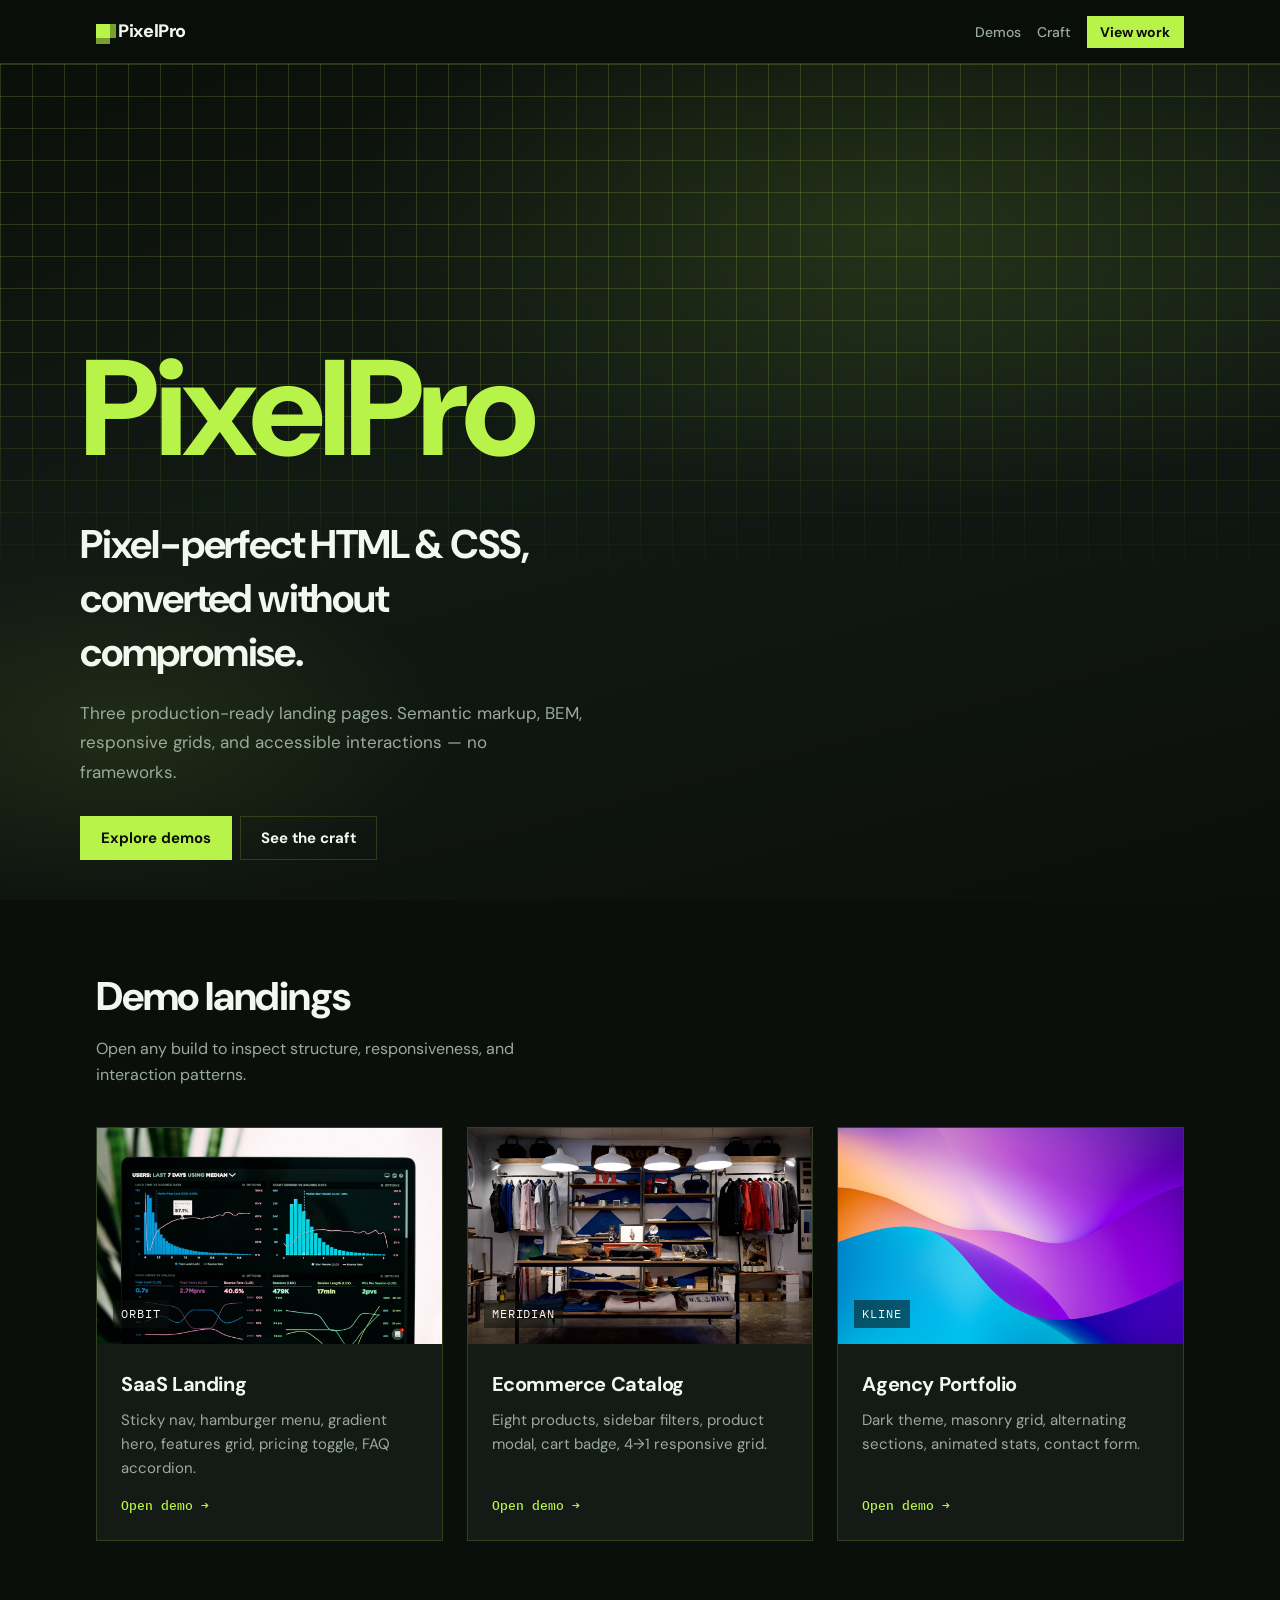
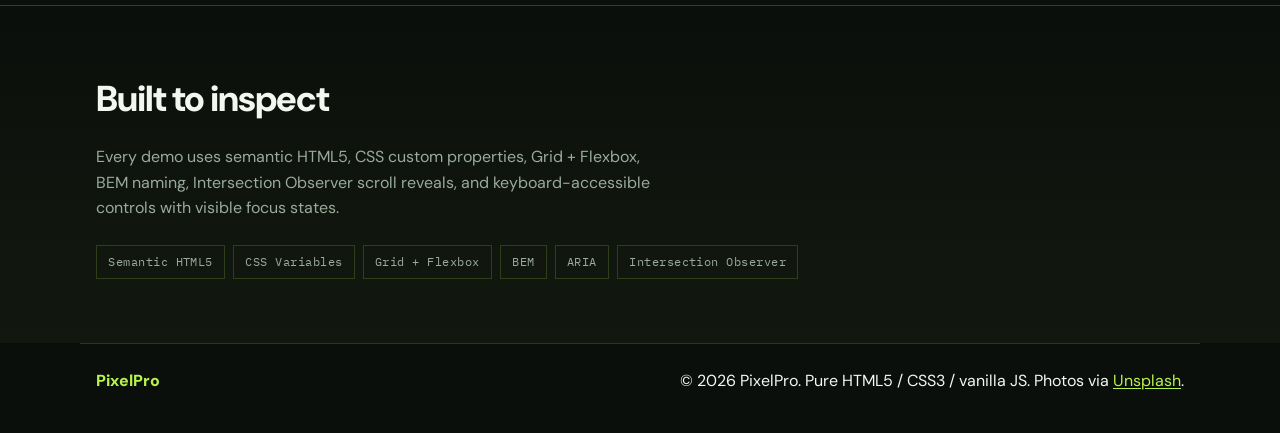
<file: index.html>
<!DOCTYPE html>
<html lang="en">
<head>
  <meta charset="UTF-8">
  <meta name="viewport" content="width=device-width, initial-scale=1.0">
  <link rel="icon" href="favicon.ico" sizes="any">
  <link rel="icon" href="favicon.svg" type="image/svg+xml">
  <meta name="description" content="PixelPro — pixel-perfect HTML/CSS conversion portfolio showcasing SaaS, ecommerce, and agency landing pages.">
  <title>PixelPro — Pixel-Perfect Conversion Showcase</title>
  <link rel="preconnect" href="https://fonts.googleapis.com">
  <link rel="preconnect" href="https://fonts.gstatic.com" crossorigin>
  <link href="https://fonts.googleapis.com/css2?family=DM+Sans:ital,opsz,wght@0,9..40,400;0,9..40,500;0,9..40,600;0,9..40,700;1,9..40,400&family=IBM+Plex+Mono:wght@400;500&display=swap" rel="stylesheet">
  <link rel="stylesheet" href="css/index.css">
</head>
<body>
  <!-- Skip link for keyboard users -->
  <a class="skip-link" href="#main">Skip to content</a>

  <header class="site-header">
    <div class="site-header__inner">
      <a class="logo" href="index.html" aria-label="PixelPro home">
        <span class="logo__mark" aria-hidden="true"></span>
        <span class="logo__text">PixelPro</span>
      </a>
      <nav class="nav" aria-label="Primary">
        <ul class="nav__list">
          <li><a class="nav__link" href="#demos">Demos</a></li>
          <li><a class="nav__link" href="#craft">Craft</a></li>
          <li><a class="nav__link nav__link--cta" href="#demos">View work</a></li>
        </ul>
      </nav>
    </div>
  </header>

  <main id="main">
    <!-- Hero: brand-first composition -->
    <section class="hero" aria-labelledby="hero-brand">
      <div class="hero__grid" aria-hidden="true"></div>
      <div class="hero__content">
        <p class="hero__eyebrow" id="hero-brand">PixelPro</p>
        <h1 class="hero__title">
          Pixel-perfect HTML &amp; CSS,<br>
          converted without compromise.
        </h1>
        <p class="hero__lede">
          Three production-ready landing pages. Semantic markup, BEM, responsive grids, and accessible interactions — no frameworks.
        </p>
        <div class="hero__actions">
          <a class="btn btn--primary" href="#demos">Explore demos</a>
          <a class="btn btn--ghost" href="#craft">See the craft</a>
        </div>
      </div>
    </section>

    <!-- Demo gallery -->
    <section class="demos" id="demos" aria-labelledby="demos-heading">
      <div class="section-head reveal">
        <h2 class="section-head__title" id="demos-heading">Demo landings</h2>
        <p class="section-head__text">Open any build to inspect structure, responsiveness, and interaction patterns.</p>
      </div>

      <ul class="demo-grid">
        <li class="demo-card reveal">
          <a class="demo-card__link" href="saas/index.html">
            <div class="demo-card__preview">
              <img class="demo-card__img" src="assets/hub/saas.jpg" alt="" width="600" height="400" loading="lazy" decoding="async">
              <span class="demo-card__preview-label">Orbit</span>
            </div>
            <div class="demo-card__body">
              <h3 class="demo-card__title">SaaS Landing</h3>
              <p class="demo-card__desc">Sticky nav, hamburger menu, gradient hero, features grid, pricing toggle, FAQ accordion.</p>
              <span class="demo-card__cta">Open demo <span aria-hidden="true">→</span></span>
            </div>
          </a>
        </li>

        <li class="demo-card reveal">
          <a class="demo-card__link" href="ecommerce/index.html">
            <div class="demo-card__preview">
              <img class="demo-card__img" src="assets/hub/shop.jpg" alt="" width="600" height="400" loading="lazy" decoding="async">
              <span class="demo-card__preview-label">Meridian</span>
            </div>
            <div class="demo-card__body">
              <h3 class="demo-card__title">Ecommerce Catalog</h3>
              <p class="demo-card__desc">Eight products, sidebar filters, product modal, cart badge, 4→1 responsive grid.</p>
              <span class="demo-card__cta">Open demo <span aria-hidden="true">→</span></span>
            </div>
          </a>
        </li>

        <li class="demo-card reveal">
          <a class="demo-card__link" href="agency/index.html">
            <div class="demo-card__preview">
              <img class="demo-card__img" src="assets/hub/agency.jpg" alt="" width="600" height="400" loading="lazy" decoding="async">
              <span class="demo-card__preview-label">Kline</span>
            </div>
            <div class="demo-card__body">
              <h3 class="demo-card__title">Agency Portfolio</h3>
              <p class="demo-card__desc">Dark theme, masonry grid, alternating sections, animated stats, contact form.</p>
              <span class="demo-card__cta">Open demo <span aria-hidden="true">→</span></span>
            </div>
          </a>
        </li>
      </ul>
    </section>

    <!-- Craft / technique strip -->
    <section class="craft" id="craft" aria-labelledby="craft-heading">
      <div class="craft__inner reveal">
        <h2 class="craft__title" id="craft-heading">Built to inspect</h2>
        <p class="craft__text">
          Every demo uses semantic HTML5, CSS custom properties, Grid + Flexbox, BEM naming, Intersection Observer scroll reveals, and keyboard-accessible controls with visible focus states.
        </p>
        <ul class="craft__tags" aria-label="Techniques used">
          <li class="craft__tag">Semantic HTML5</li>
          <li class="craft__tag">CSS Variables</li>
          <li class="craft__tag">Grid + Flexbox</li>
          <li class="craft__tag">BEM</li>
          <li class="craft__tag">ARIA</li>
          <li class="craft__tag">Intersection Observer</li>
        </ul>
      </div>
    </section>
  </main>

  <footer class="site-footer">
    <p class="site-footer__brand">PixelPro</p>
    <p class="site-footer__copy">&copy; 2026 PixelPro. Pure HTML5 / CSS3 / vanilla JS. Photos via <a href="https://unsplash.com" rel="noopener noreferrer">Unsplash</a>.</p>
  </footer>

  <script src="js/main.js"></script>
</body>
</html>
</file>
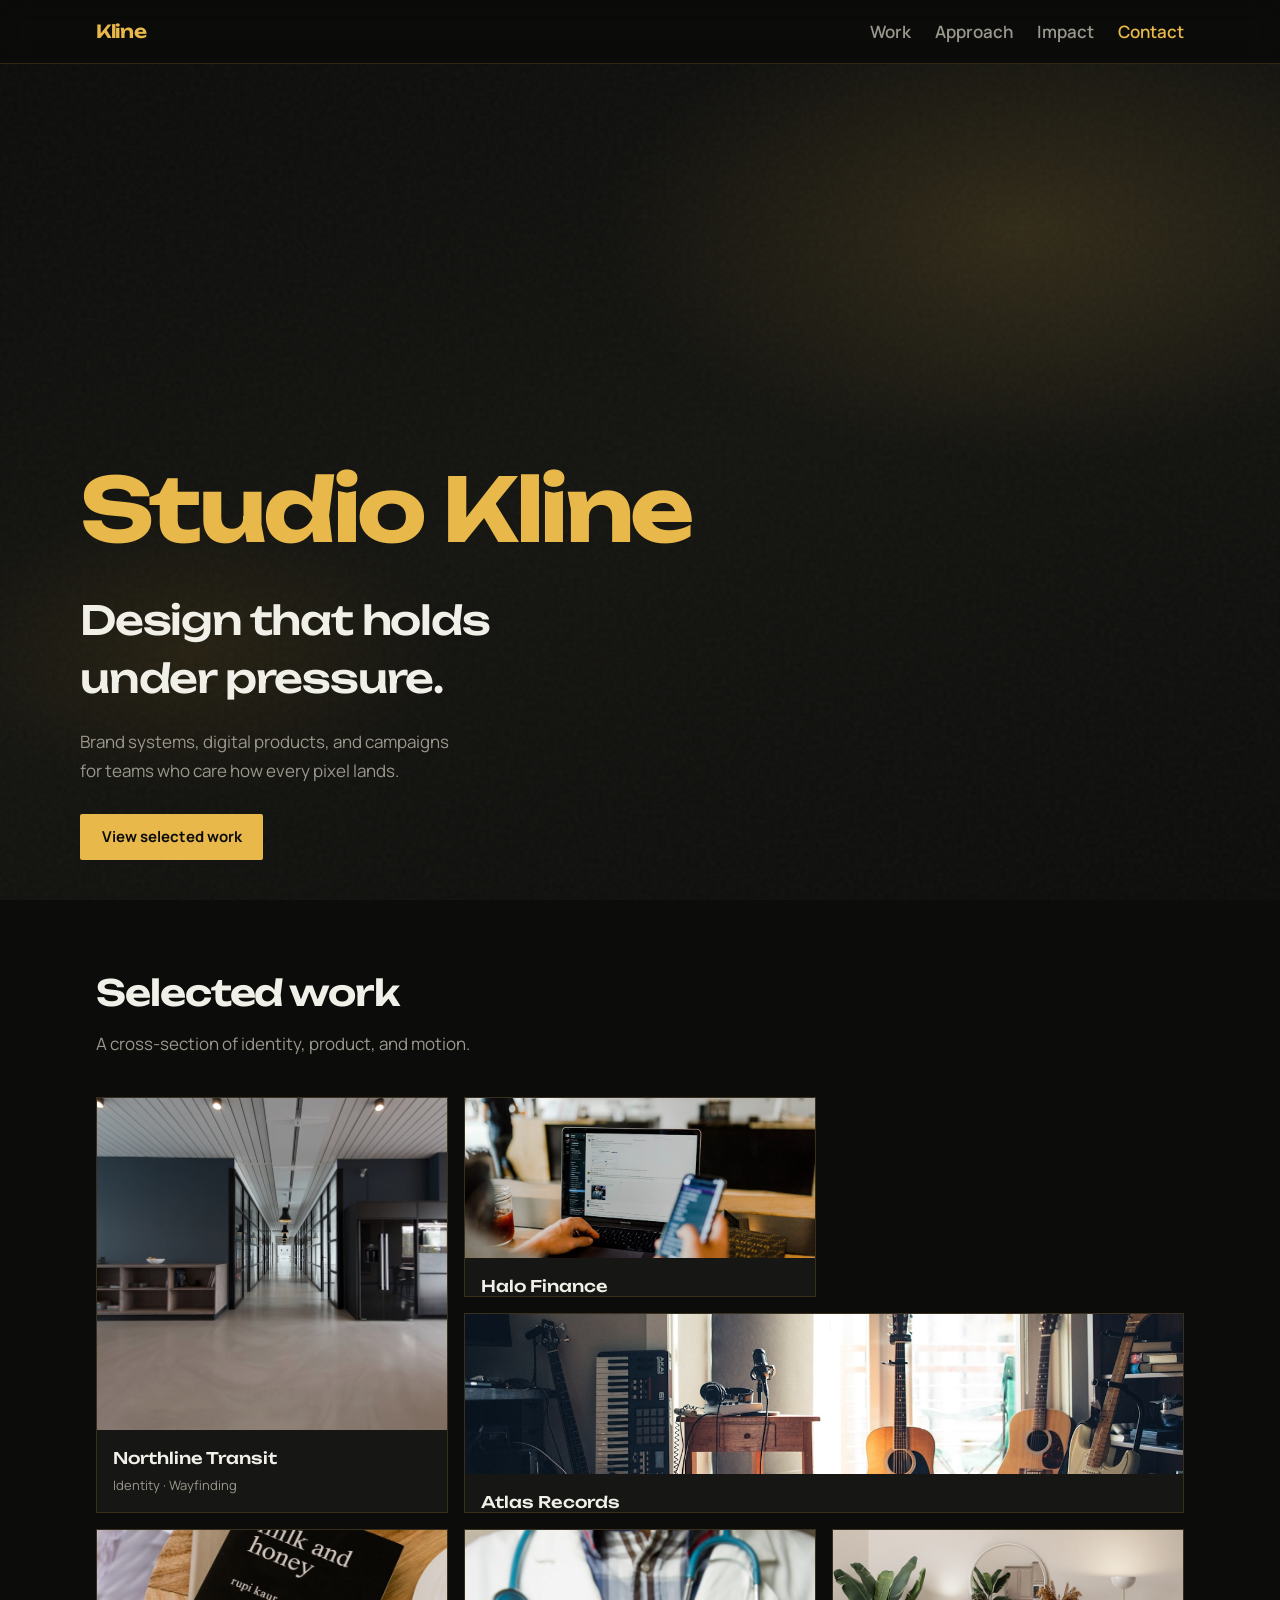
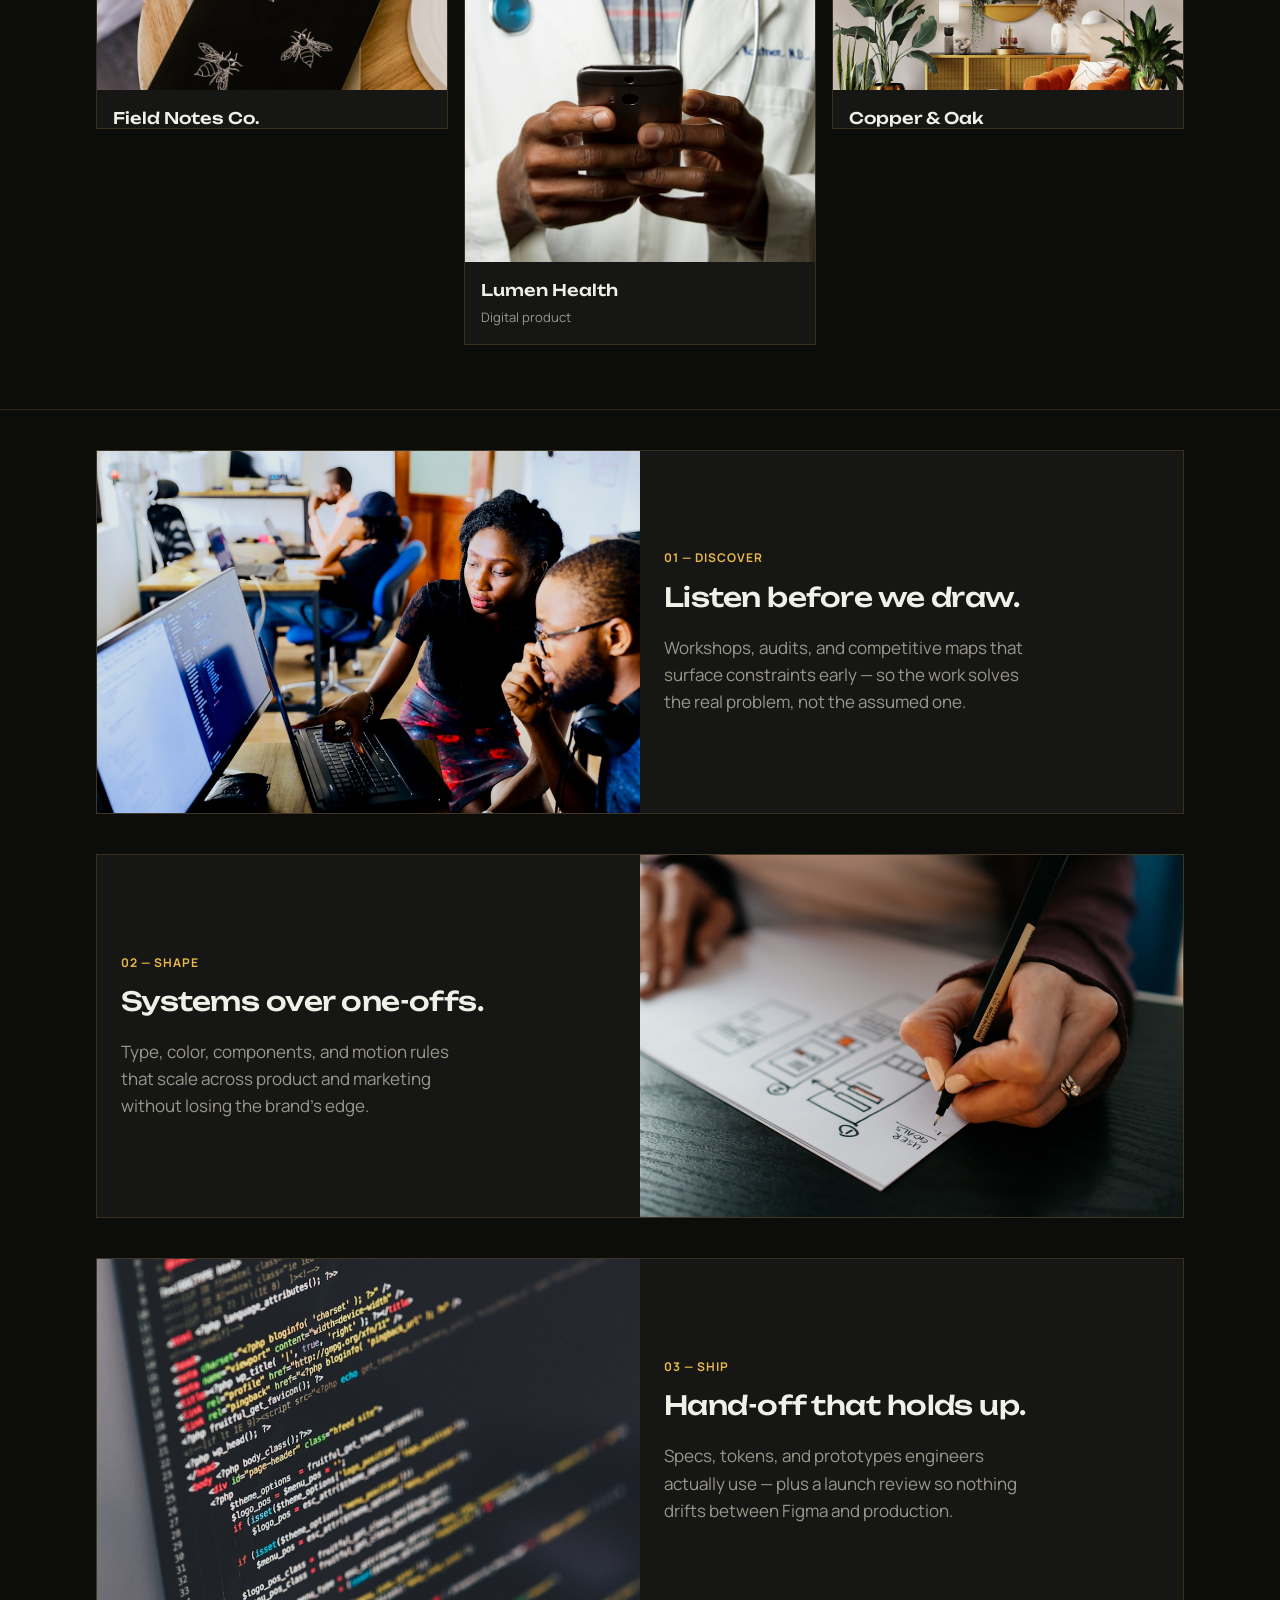
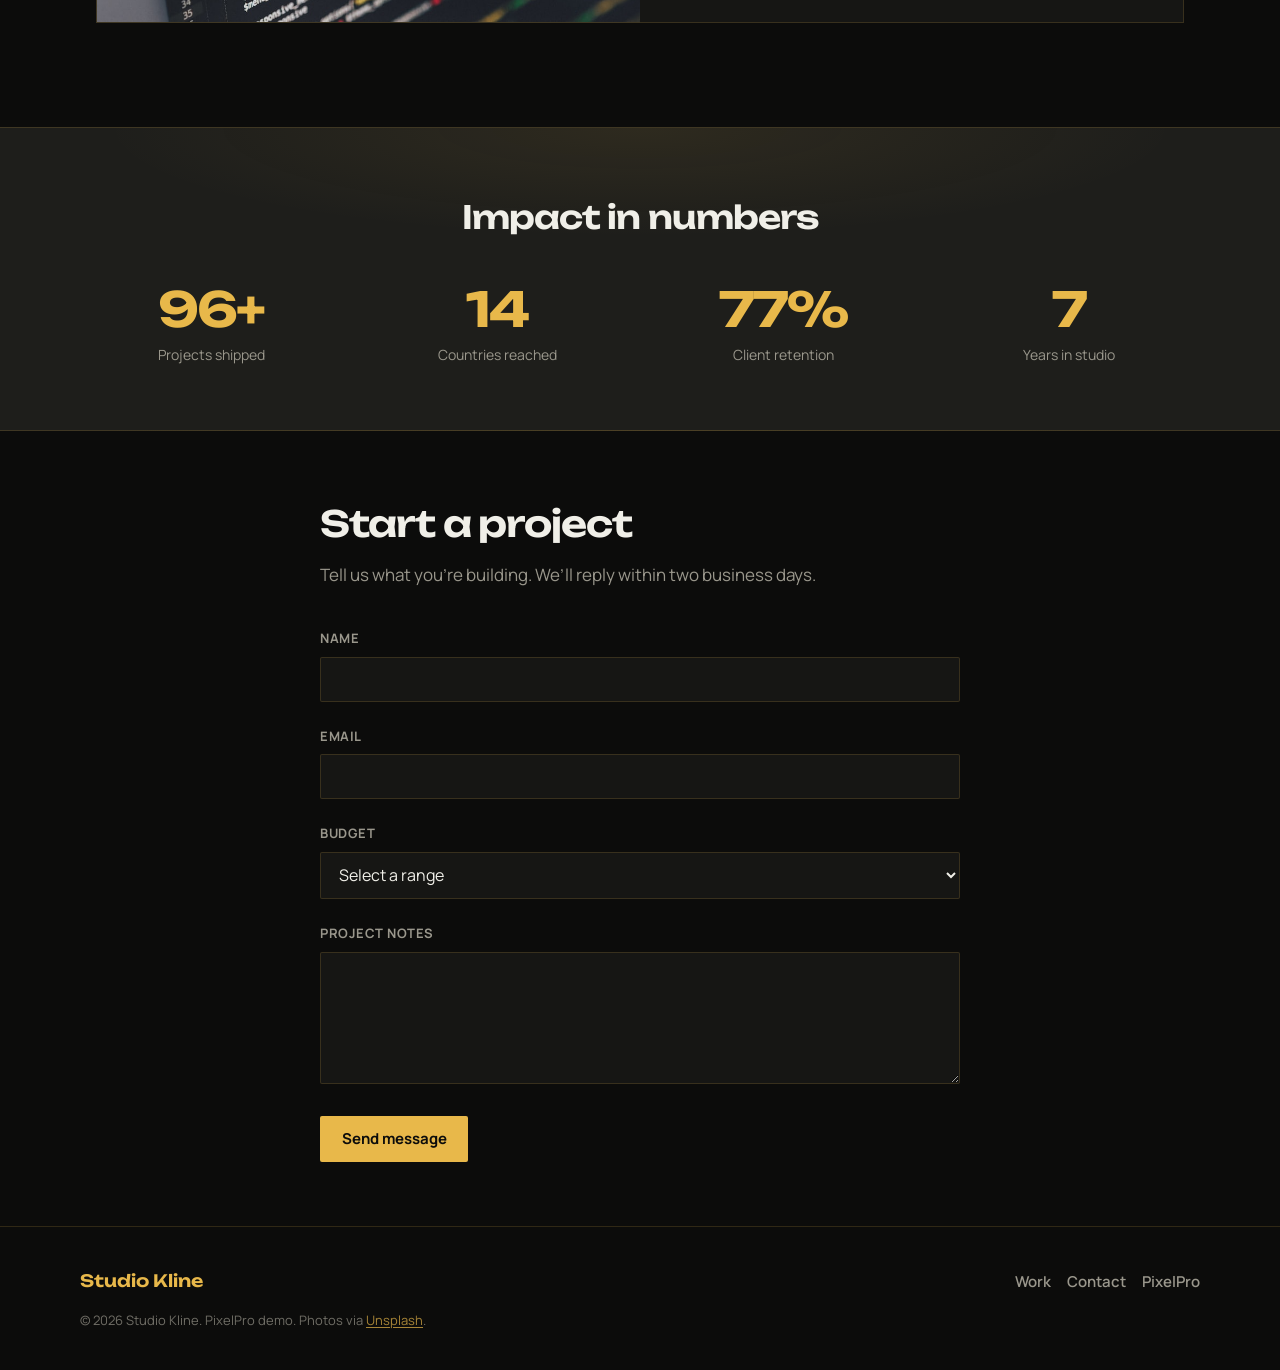
<file: agency/index.html>
<!DOCTYPE html>
<html lang="en">
<head>
  <meta charset="UTF-8">
  <meta name="viewport" content="width=device-width, initial-scale=1.0">
  <link rel="icon" href="../favicon.ico" sizes="any">
  <link rel="icon" href="../favicon.svg" type="image/svg+xml">
  <meta name="description" content="Studio Kline — creative agency portfolio demo by PixelPro.">
  <title>Studio Kline — Creative Agency | PixelPro Demo</title>
  <link rel="preconnect" href="https://fonts.googleapis.com">
  <link rel="preconnect" href="https://fonts.gstatic.com" crossorigin>
  <link href="https://fonts.googleapis.com/css2?family=Manrope:wght@400;500;600;700&family=Unbounded:wght@500;600;700&display=swap" rel="stylesheet">
  <link rel="stylesheet" href="css/style.css">
</head>
<body>
  <a class="skip-link" href="#main">Skip to content</a>

  <header class="header">
    <div class="header__inner">
      <a class="logo" href="index.html" aria-label="Studio Kline home">Kline</a>
      <button
        class="nav-toggle"
        type="button"
        aria-expanded="false"
        aria-controls="agency-nav"
        data-nav-toggle
      >
        <span class="visually-hidden">Menu</span>
        <span class="nav-toggle__bars" aria-hidden="true"></span>
      </button>
      <nav class="nav" id="agency-nav" data-nav aria-label="Primary">
        <ul class="nav__list">
          <li><a class="nav__link" href="#work">Work</a></li>
          <li><a class="nav__link" href="#approach">Approach</a></li>
          <li><a class="nav__link" href="#stats">Impact</a></li>
          <li><a class="nav__link nav__link--accent" href="#contact">Contact</a></li>
        </ul>
      </nav>
    </div>
  </header>

  <main id="main">
    <!-- Hero -->
    <section class="hero" aria-labelledby="hero-brand">
      <div class="hero__noise" aria-hidden="true"></div>
      <div class="hero__content">
        <p class="hero__brand" id="hero-brand">Studio Kline</p>
        <h1 class="hero__title">Design that holds under pressure.</h1>
        <p class="hero__text">
          Brand systems, digital products, and campaigns for teams who care how every pixel lands.
        </p>
        <a class="btn btn--accent" href="#work">View selected work</a>
      </div>
    </section>

    <!-- Masonry portfolio -->
    <section class="work" id="work" aria-labelledby="work-title">
      <div class="section-head reveal">
        <h2 class="section-head__title" id="work-title">Selected work</h2>
        <p class="section-head__text">A cross-section of identity, product, and motion.</p>
      </div>

      <ul class="masonry">
        <li class="masonry__item masonry__item--tall reveal">
          <article class="project">
            <div class="project__visual">
              <img src="../assets/agency/transit.jpg" alt="" width="600" height="900" loading="lazy" decoding="async">
            </div>
            <h3 class="project__title">Northline Transit</h3>
            <p class="project__meta">Identity · Wayfinding</p>
          </article>
        </li>
        <li class="masonry__item reveal">
          <article class="project">
            <div class="project__visual">
              <img src="../assets/agency/finance.jpg" alt="" width="600" height="400" loading="lazy" decoding="async">
            </div>
            <h3 class="project__title">Halo Finance</h3>
            <p class="project__meta">Product UI</p>
          </article>
        </li>
        <li class="masonry__item masonry__item--wide reveal">
          <article class="project">
            <div class="project__visual">
              <img src="../assets/agency/records.jpg" alt="" width="900" height="500" loading="lazy" decoding="async">
            </div>
            <h3 class="project__title">Atlas Records</h3>
            <p class="project__meta">Campaign · Motion</p>
          </article>
        </li>
        <li class="masonry__item reveal">
          <article class="project">
            <div class="project__visual">
              <img src="../assets/agency/packaging.jpg" alt="" width="600" height="800" loading="lazy" decoding="async">
            </div>
            <h3 class="project__title">Field Notes Co.</h3>
            <p class="project__meta">Packaging</p>
          </article>
        </li>
        <li class="masonry__item masonry__item--tall reveal">
          <article class="project">
            <div class="project__visual">
              <img src="../assets/agency/health.jpg" alt="" width="600" height="900" loading="lazy" decoding="async">
            </div>
            <h3 class="project__title">Lumen Health</h3>
            <p class="project__meta">Digital product</p>
          </article>
        </li>
        <li class="masonry__item reveal">
          <article class="project">
            <div class="project__visual">
              <img src="../assets/agency/brand.jpg" alt="" width="600" height="800" loading="lazy" decoding="async">
            </div>
            <h3 class="project__title">Copper &amp; Oak</h3>
            <p class="project__meta">Brand system</p>
          </article>
        </li>
      </ul>
    </section>

    <!-- Alternating sections -->
    <section class="approach" id="approach" aria-labelledby="approach-title">
      <h2 class="visually-hidden" id="approach-title">Approach</h2>

      <article class="split split--image-left reveal">
        <div class="split__media">
          <img src="../assets/agency/discover.jpg" alt="" width="800" height="533" loading="lazy" decoding="async">
        </div>
        <div class="split__copy">
          <p class="split__eyebrow">01 — Discover</p>
          <h3 class="split__title">Listen before we draw.</h3>
          <p class="split__text">
            Workshops, audits, and competitive maps that surface constraints early — so the work solves the real problem, not the assumed one.
          </p>
        </div>
      </article>

      <article class="split split--image-right reveal">
        <div class="split__copy">
          <p class="split__eyebrow">02 — Shape</p>
          <h3 class="split__title">Systems over one-offs.</h3>
          <p class="split__text">
            Type, color, components, and motion rules that scale across product and marketing without losing the brand’s edge.
          </p>
        </div>
        <div class="split__media">
          <img src="../assets/agency/shape.jpg" alt="" width="800" height="533" loading="lazy" decoding="async">
        </div>
      </article>

      <article class="split split--image-left reveal">
        <div class="split__media">
          <img src="../assets/agency/ship.jpg" alt="" width="800" height="533" loading="lazy" decoding="async">
        </div>
        <div class="split__copy">
          <p class="split__eyebrow">03 — Ship</p>
          <h3 class="split__title">Hand-off that holds up.</h3>
          <p class="split__text">
            Specs, tokens, and prototypes engineers actually use — plus a launch review so nothing drifts between Figma and production.
          </p>
        </div>
      </article>
    </section>

    <!-- Stats counter -->
    <section class="stats" id="stats" aria-labelledby="stats-title">
      <div class="stats__inner reveal">
        <h2 class="stats__title" id="stats-title">Impact in numbers</h2>
        <ul class="stats__grid">
          <li class="stat">
            <p class="stat__value" data-count="120" data-suffix="+">0</p>
            <p class="stat__label">Projects shipped</p>
          </li>
          <li class="stat">
            <p class="stat__value" data-count="18" data-suffix="">0</p>
            <p class="stat__label">Countries reached</p>
          </li>
          <li class="stat">
            <p class="stat__value" data-count="96" data-suffix="%">0</p>
            <p class="stat__label">Client retention</p>
          </li>
          <li class="stat">
            <p class="stat__value" data-count="9" data-suffix="">0</p>
            <p class="stat__label">Years in studio</p>
          </li>
        </ul>
      </div>
    </section>

    <!-- Contact form -->
    <section class="contact" id="contact" aria-labelledby="contact-title">
      <div class="contact__inner">
        <div class="contact__intro reveal">
          <h2 class="contact__title" id="contact-title">Start a project</h2>
          <p class="contact__text">Tell us what you’re building. We’ll reply within two business days.</p>
        </div>

        <form class="form reveal" data-contact-form novalidate>
          <div class="form__row">
            <label class="form__label" for="name">Name</label>
            <input class="form__input" type="text" id="name" name="name" autocomplete="name" required>
            <p class="form__error" id="name-error" hidden>Please enter your name.</p>
          </div>

          <div class="form__row">
            <label class="form__label" for="email">Email</label>
            <input class="form__input" type="email" id="email" name="email" autocomplete="email" required>
            <p class="form__error" id="email-error" hidden>Enter a valid email address.</p>
          </div>

          <div class="form__row">
            <label class="form__label" for="budget">Budget</label>
            <select class="form__input" id="budget" name="budget">
              <option value="">Select a range</option>
              <option value="20-50">$20k – $50k</option>
              <option value="50-100">$50k – $100k</option>
              <option value="100+">$100k+</option>
            </select>
          </div>

          <div class="form__row">
            <label class="form__label" for="message">Project notes</label>
            <textarea class="form__input form__input--area" id="message" name="message" rows="5" required></textarea>
            <p class="form__error" id="message-error" hidden>Add a short project description.</p>
          </div>

          <button class="btn btn--accent" type="submit">Send message</button>
          <p class="form__success" role="status" aria-live="polite" data-form-success hidden>
            Thanks — your message is ready (demo only; nothing was sent).
          </p>
        </form>
      </div>
    </section>
  </main>

  <footer class="footer">
    <div class="footer__inner">
      <p class="footer__brand">Studio Kline</p>
      <nav class="footer__nav" aria-label="Footer">
        <a href="#work">Work</a>
        <a href="#contact">Contact</a>
        <a href="../index.html">PixelPro</a>
      </nav>
      <p class="footer__copy">&copy; 2026 Studio Kline. PixelPro demo. Photos via <a href="https://unsplash.com" rel="noopener noreferrer">Unsplash</a>.</p>
    </div>
  </footer>

  <script src="js/main.js"></script>
</body>
</html>
</file>
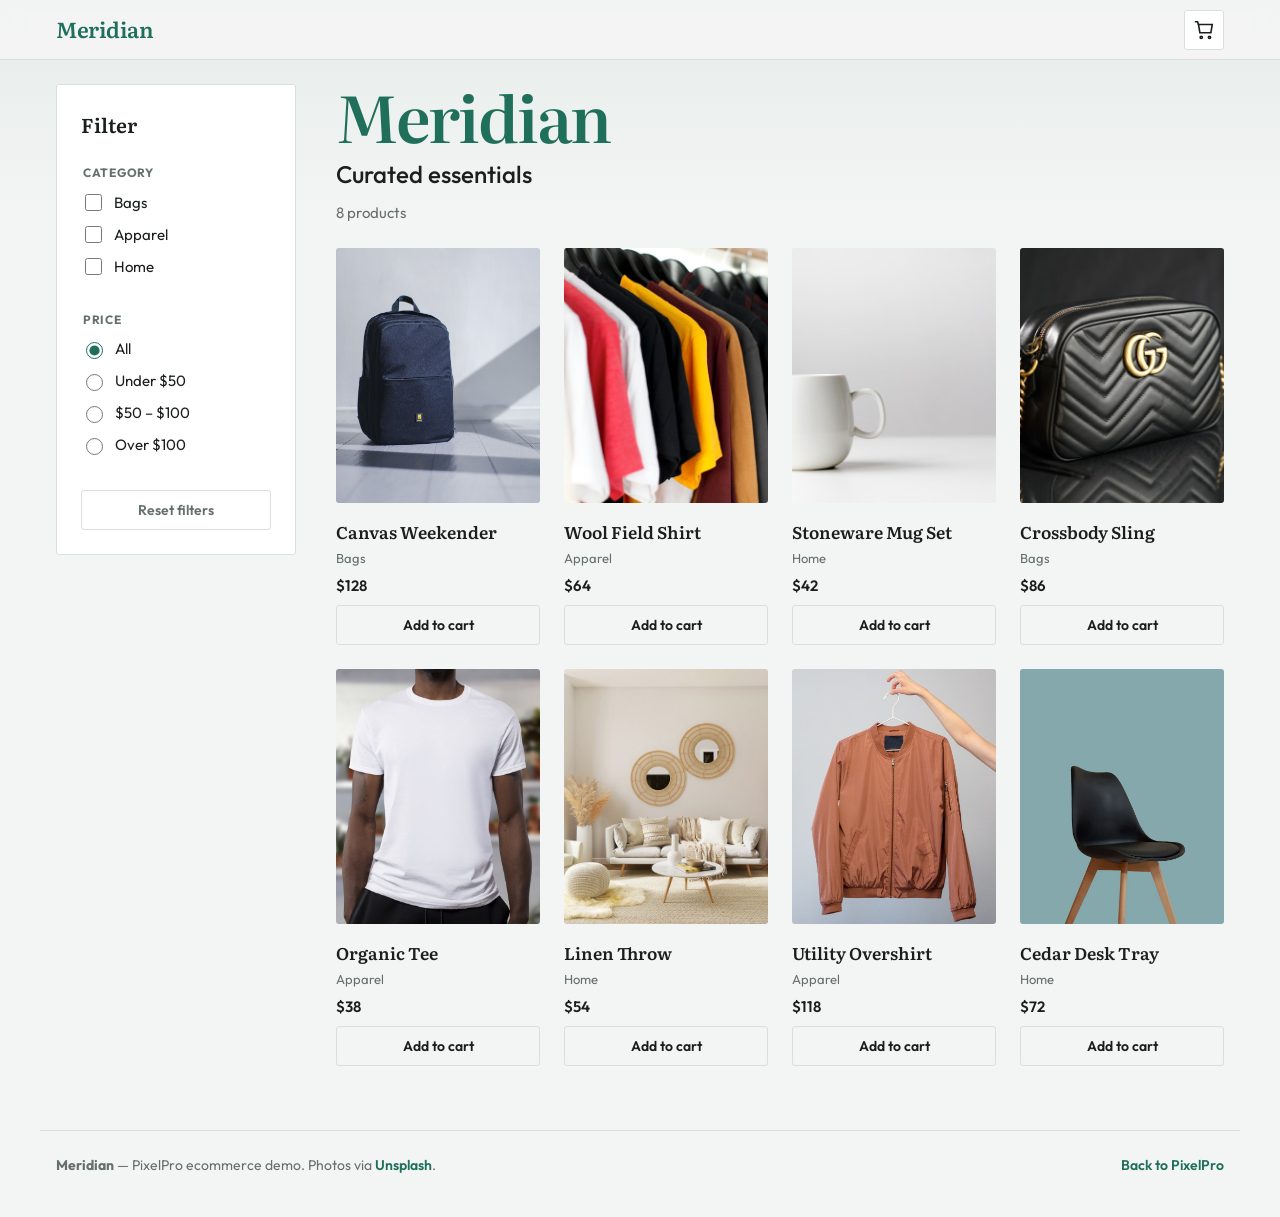
<file: ecommerce/index.html>
<!DOCTYPE html>
<html lang="en">
<head>
  <meta charset="UTF-8">
  <meta name="viewport" content="width=device-width, initial-scale=1.0">
  <link rel="icon" href="../favicon.ico" sizes="any">
  <link rel="icon" href="../favicon.svg" type="image/svg+xml">
  <meta name="description" content="Meridian — ecommerce product listing demo by PixelPro.">
  <title>Meridian Shop — PixelPro Demo</title>
  <link rel="preconnect" href="https://fonts.googleapis.com">
  <link rel="preconnect" href="https://fonts.gstatic.com" crossorigin>
  <link href="https://fonts.googleapis.com/css2?family=Literata:opsz,wght@7..72,500;7..72,600&family=Outfit:wght@400;500;600;700&display=swap" rel="stylesheet">
  <link rel="stylesheet" href="css/style.css">
</head>
<body>
  <a class="skip-link" href="#main">Skip to content</a>

  <header class="header">
    <div class="header__inner">
      <a class="logo" href="index.html" aria-label="Meridian home">Meridian</a>

      <div class="header__actions">
        <button
          class="filter-toggle"
          type="button"
          aria-expanded="false"
          aria-controls="filters"
          data-filter-toggle
        >
          Filters
        </button>

        <a class="cart" href="cart.html" aria-label="Cart, 0 items" data-cart-btn>
          <svg class="cart__icon" width="22" height="22" viewBox="0 0 24 24" aria-hidden="true" fill="none" stroke="currentColor" stroke-width="1.75">
            <path d="M6 6h15l-1.5 9h-12z"/>
            <circle cx="9" cy="20" r="1.25"/>
            <circle cx="18" cy="20" r="1.25"/>
            <path d="M6 6L5 3H2"/>
          </svg>
          <span class="cart__badge" data-cart-badge aria-hidden="true">0</span>
        </a>
      </div>
    </div>
  </header>

  <main id="main" class="shop">
    <div class="shop__layout">
      <!-- Sidebar filters -->
      <aside class="filters" id="filters" data-filters aria-label="Product filters">
        <div class="filters__head">
          <h2 class="filters__title">Filter</h2>
          <button class="filters__close" type="button" data-filter-close aria-label="Close filters">&times;</button>
        </div>

        <fieldset class="filter-group">
          <legend class="filter-group__legend">Category</legend>
          <label class="filter-option">
            <input type="checkbox" name="category" value="bags" data-filter="category">
            <span>Bags</span>
          </label>
          <label class="filter-option">
            <input type="checkbox" name="category" value="apparel" data-filter="category">
            <span>Apparel</span>
          </label>
          <label class="filter-option">
            <input type="checkbox" name="category" value="home" data-filter="category">
            <span>Home</span>
          </label>
        </fieldset>

        <fieldset class="filter-group">
          <legend class="filter-group__legend">Price</legend>
          <label class="filter-option">
            <input type="radio" name="price" value="all" data-filter="price" checked>
            <span>All</span>
          </label>
          <label class="filter-option">
            <input type="radio" name="price" value="under-50" data-filter="price">
            <span>Under $50</span>
          </label>
          <label class="filter-option">
            <input type="radio" name="price" value="50-100" data-filter="price">
            <span>$50 – $100</span>
          </label>
          <label class="filter-option">
            <input type="radio" name="price" value="over-100" data-filter="price">
            <span>Over $100</span>
          </label>
        </fieldset>

        <button class="btn btn--ghost" type="button" data-filter-reset>Reset filters</button>
      </aside>

      <div class="shop__main">
        <header class="shop__intro reveal">
          <p class="shop__brand">Meridian</p>
          <h1 class="shop__title">Curated essentials</h1>
          <p class="shop__count" data-result-count aria-live="polite">8 products</p>
        </header>

        <!-- Product grid: 4 cols → 2 → 1 -->
        <ul class="product-grid" data-product-grid>
          <li class="product reveal"
              data-id="1"
              data-category="bags"
              data-price="128"
              data-name="Canvas Weekender"
              data-image="../assets/shop/weekender.jpg"
              data-desc="Heavyweight canvas with leather straps and a wipeable liner. Built for overnight trips.">
            <a class="product__hit" href="product.html?id=1">
              <div class="product__media">
                <img src="../assets/shop/weekender.jpg" alt="" width="400" height="500" loading="lazy" decoding="async">
              </div>
              <div class="product__meta">
                <h2 class="product__name">Canvas Weekender</h2>
                <p class="product__category">Bags</p>
                <p class="product__price">$128</p>
              </div>
            </a>
            <button class="btn btn--add" type="button" data-add-cart>Add to cart</button>
          </li>

          <li class="product reveal"
              data-id="2"
              data-category="apparel"
              data-price="64"
              data-name="Wool Field Shirt"
              data-image="../assets/shop/shirt.jpg"
              data-desc="Brushed merino blend with corozo buttons. Soft enough for travel, sturdy enough for work.">
            <a class="product__hit" href="product.html?id=2">
              <div class="product__media">
                <img src="../assets/shop/shirt.jpg" alt="" width="400" height="500" loading="lazy" decoding="async">
              </div>
              <div class="product__meta">
                <h2 class="product__name">Wool Field Shirt</h2>
                <p class="product__category">Apparel</p>
                <p class="product__price">$64</p>
              </div>
            </a>
            <button class="btn btn--add" type="button" data-add-cart>Add to cart</button>
          </li>

          <li class="product reveal"
              data-id="3"
              data-category="home"
              data-price="42"
              data-name="Stoneware Mug Set"
              data-image="../assets/shop/mugs.jpg"
              data-desc="Set of two handmade mugs with a speckled glaze. Dishwasher safe.">
            <a class="product__hit" href="product.html?id=3">
              <div class="product__media">
                <img src="../assets/shop/mugs.jpg" alt="" width="400" height="500" loading="lazy" decoding="async">
              </div>
              <div class="product__meta">
                <h2 class="product__name">Stoneware Mug Set</h2>
                <p class="product__category">Home</p>
                <p class="product__price">$42</p>
              </div>
            </a>
            <button class="btn btn--add" type="button" data-add-cart>Add to cart</button>
          </li>

          <li class="product reveal"
              data-id="4"
              data-category="bags"
              data-price="86"
              data-name="Crossbody Sling"
              data-image="../assets/shop/sling.jpg"
              data-desc="Water-resistant nylon with a hidden zip pocket and adjustable webbing strap.">
            <a class="product__hit" href="product.html?id=4">
              <div class="product__media">
                <img src="../assets/shop/sling.jpg" alt="" width="400" height="500" loading="lazy" decoding="async">
              </div>
              <div class="product__meta">
                <h2 class="product__name">Crossbody Sling</h2>
                <p class="product__category">Bags</p>
                <p class="product__price">$86</p>
              </div>
            </a>
            <button class="btn btn--add" type="button" data-add-cart>Add to cart</button>
          </li>

          <li class="product reveal"
              data-id="5"
              data-category="apparel"
              data-price="38"
              data-name="Organic Tee"
              data-image="../assets/shop/tee.jpg"
              data-desc="Midweight cotton jersey with a relaxed shoulder. Pre-washed to minimize shrink.">
            <a class="product__hit" href="product.html?id=5">
              <div class="product__media">
                <img src="../assets/shop/tee.jpg" alt="" width="400" height="500" loading="lazy" decoding="async">
              </div>
              <div class="product__meta">
                <h2 class="product__name">Organic Tee</h2>
                <p class="product__category">Apparel</p>
                <p class="product__price">$38</p>
              </div>
            </a>
            <button class="btn btn--add" type="button" data-add-cart>Add to cart</button>
          </li>

          <li class="product reveal"
              data-id="6"
              data-category="home"
              data-price="54"
              data-name="Linen Throw"
              data-image="../assets/shop/throw.jpg"
              data-desc="Stonewashed Belgian linen, 50×70. Softens with every wash.">
            <a class="product__hit" href="product.html?id=6">
              <div class="product__media">
                <img src="../assets/shop/throw.jpg" alt="" width="400" height="500" loading="lazy" decoding="async">
              </div>
              <div class="product__meta">
                <h2 class="product__name">Linen Throw</h2>
                <p class="product__category">Home</p>
                <p class="product__price">$54</p>
              </div>
            </a>
            <button class="btn btn--add" type="button" data-add-cart>Add to cart</button>
          </li>

          <li class="product reveal"
              data-id="7"
              data-category="apparel"
              data-price="118"
              data-name="Utility Overshirt"
              data-image="../assets/shop/overshirt.jpg"
              data-desc="Garment-dyed cotton twill with dual chest pockets and horn buttons.">
            <a class="product__hit" href="product.html?id=7">
              <div class="product__media">
                <img src="../assets/shop/overshirt.jpg" alt="" width="400" height="500" loading="lazy" decoding="async">
              </div>
              <div class="product__meta">
                <h2 class="product__name">Utility Overshirt</h2>
                <p class="product__category">Apparel</p>
                <p class="product__price">$118</p>
              </div>
            </a>
            <button class="btn btn--add" type="button" data-add-cart>Add to cart</button>
          </li>

          <li class="product reveal"
              data-id="8"
              data-category="home"
              data-price="72"
              data-name="Cedar Desk Tray"
              data-image="../assets/shop/tray.jpg"
              data-desc="Solid cedar catchall with a felt base. Holds keys, pens, and daily carry.">
            <a class="product__hit" href="product.html?id=8">
              <div class="product__media">
                <img src="../assets/shop/tray.jpg" alt="" width="400" height="500" loading="lazy" decoding="async">
              </div>
              <div class="product__meta">
                <h2 class="product__name">Cedar Desk Tray</h2>
                <p class="product__category">Home</p>
                <p class="product__price">$72</p>
              </div>
            </a>
            <button class="btn btn--add" type="button" data-add-cart>Add to cart</button>
          </li>
        </ul>

        <p class="shop__empty" data-empty hidden>No products match these filters.</p>
      </div>
    </div>
  </main>

  <div class="sr-status" role="status" aria-live="polite" data-status></div>

  <footer class="footer">
    <p><strong>Meridian</strong> — PixelPro ecommerce demo. Photos via <a href="https://unsplash.com" rel="noopener noreferrer">Unsplash</a>.</p>
    <a href="../index.html">Back to PixelPro</a>
  </footer>

  <script src="js/catalog.js"></script>
  <script src="js/cart-store.js"></script>
  <script src="js/main.js"></script>
</body>
</html>
</file>
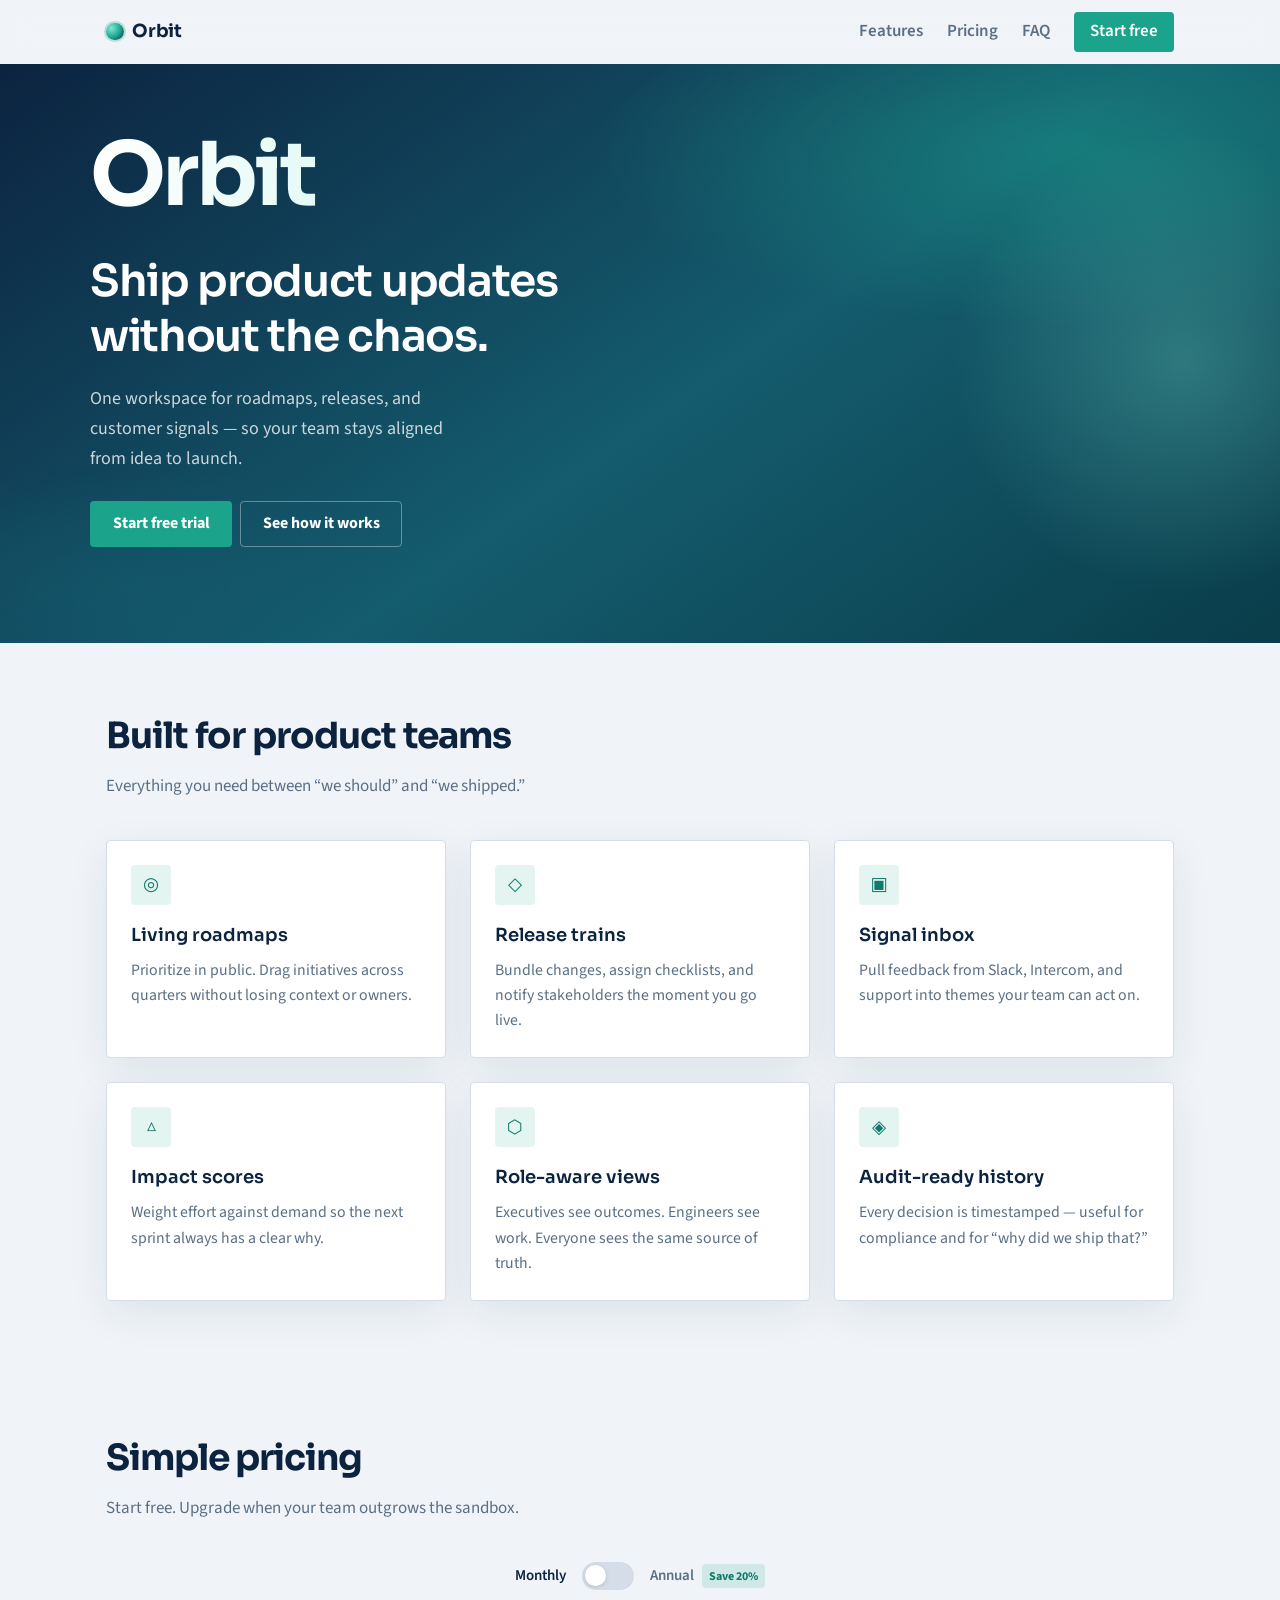
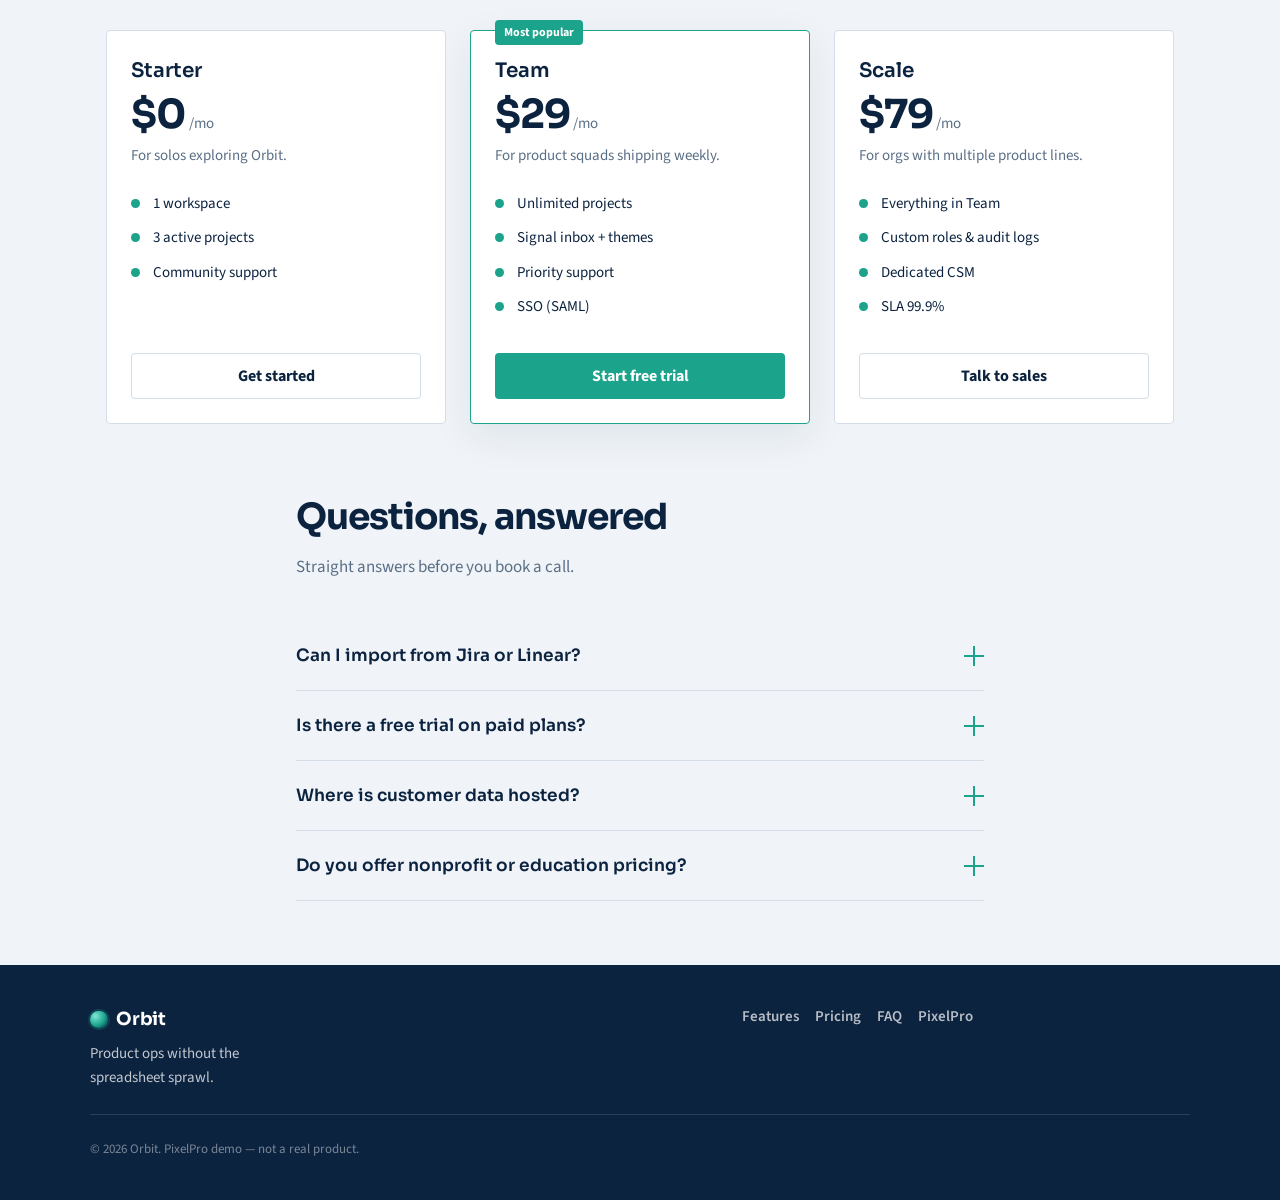
<file: saas/index.html>
<!DOCTYPE html>
<html lang="en">
<head>
  <meta charset="UTF-8">
  <meta name="viewport" content="width=device-width, initial-scale=1.0">
  <link rel="icon" href="../favicon.ico" sizes="any">
  <link rel="icon" href="../favicon.svg" type="image/svg+xml">
  <meta name="description" content="Orbit — modern SaaS landing page demo by PixelPro.">
  <title>Orbit — Ship faster. Stay in sync. | PixelPro Demo</title>
  <link rel="preconnect" href="https://fonts.googleapis.com">
  <link rel="preconnect" href="https://fonts.gstatic.com" crossorigin>
  <link href="https://fonts.googleapis.com/css2?family=Sora:wght@400;500;600;700&family=Source+Sans+3:ital,wght@0,400;0,600;0,700;1,400&display=swap" rel="stylesheet">
  <link rel="stylesheet" href="css/style.css">
</head>
<body>
  <a class="skip-link" href="#main">Skip to content</a>

  <!-- Sticky navbar -->
  <header class="header" data-header>
    <div class="header__inner">
      <a class="logo" href="index.html" aria-label="Orbit home">
        <span class="logo__orb" aria-hidden="true"></span>
        Orbit
      </a>

      <button
        class="nav-toggle"
        type="button"
        aria-expanded="false"
        aria-controls="primary-nav"
        data-nav-toggle
      >
        <span class="nav-toggle__label">Menu</span>
        <span class="nav-toggle__icon" aria-hidden="true">
          <span></span><span></span><span></span>
        </span>
      </button>

      <nav class="nav" id="primary-nav" data-nav aria-label="Primary">
        <ul class="nav__list">
          <li><a class="nav__link" href="#features">Features</a></li>
          <li><a class="nav__link" href="#pricing">Pricing</a></li>
          <li><a class="nav__link" href="#faq">FAQ</a></li>
          <li><a class="nav__link nav__link--btn" href="#pricing">Start free</a></li>
        </ul>
      </nav>
    </div>
  </header>

  <main id="main">
    <!-- Hero with gradient -->
    <section class="hero" aria-labelledby="hero-title">
      <div class="hero__glow" aria-hidden="true"></div>
      <div class="hero__content">
        <p class="hero__brand">Orbit</p>
        <h1 class="hero__title" id="hero-title">
          Ship product updates without the chaos.
        </h1>
        <p class="hero__text">
          One workspace for roadmaps, releases, and customer signals — so your team stays aligned from idea to launch.
        </p>
        <div class="hero__actions">
          <a class="btn btn--primary" href="#pricing">Start free trial</a>
          <a class="btn btn--secondary" href="#features">See how it works</a>
        </div>
      </div>
    </section>

    <!-- Features grid -->
    <section class="features" id="features" aria-labelledby="features-title">
      <div class="section-intro reveal">
        <h2 class="section-intro__title" id="features-title">Built for product teams</h2>
        <p class="section-intro__text">Everything you need between “we should” and “we shipped.”</p>
      </div>

      <ul class="features__grid">
        <li class="feature reveal">
          <div class="feature__icon" aria-hidden="true">◎</div>
          <h3 class="feature__title">Living roadmaps</h3>
          <p class="feature__text">Prioritize in public. Drag initiatives across quarters without losing context or owners.</p>
        </li>
        <li class="feature reveal">
          <div class="feature__icon" aria-hidden="true">◇</div>
          <h3 class="feature__title">Release trains</h3>
          <p class="feature__text">Bundle changes, assign checklists, and notify stakeholders the moment you go live.</p>
        </li>
        <li class="feature reveal">
          <div class="feature__icon" aria-hidden="true">▣</div>
          <h3 class="feature__title">Signal inbox</h3>
          <p class="feature__text">Pull feedback from Slack, Intercom, and support into themes your team can act on.</p>
        </li>
        <li class="feature reveal">
          <div class="feature__icon" aria-hidden="true">△</div>
          <h3 class="feature__title">Impact scores</h3>
          <p class="feature__text">Weight effort against demand so the next sprint always has a clear why.</p>
        </li>
        <li class="feature reveal">
          <div class="feature__icon" aria-hidden="true">⬡</div>
          <h3 class="feature__title">Role-aware views</h3>
          <p class="feature__text">Executives see outcomes. Engineers see work. Everyone sees the same source of truth.</p>
        </li>
        <li class="feature reveal">
          <div class="feature__icon" aria-hidden="true">◈</div>
          <h3 class="feature__title">Audit-ready history</h3>
          <p class="feature__text">Every decision is timestamped — useful for compliance and for “why did we ship that?”</p>
        </li>
      </ul>
    </section>

    <!-- Pricing with billing toggle -->
    <section class="pricing" id="pricing" aria-labelledby="pricing-title">
      <div class="section-intro reveal">
        <h2 class="section-intro__title" id="pricing-title">Simple pricing</h2>
        <p class="section-intro__text">Start free. Upgrade when your team outgrows the sandbox.</p>
      </div>

      <div class="billing reveal" role="group" aria-labelledby="billing-label">
        <span id="billing-label" class="visually-hidden">Billing period</span>
        <span class="billing__option" data-billing-label="monthly">Monthly</span>
        <button
          class="billing__toggle"
          type="button"
          role="switch"
          aria-checked="false"
          aria-label="Toggle annual billing"
          data-billing-toggle
        >
          <span class="billing__knob" aria-hidden="true"></span>
        </button>
        <span class="billing__option" data-billing-label="annual">
          Annual <span class="billing__save">Save 20%</span>
        </span>
      </div>

      <div class="pricing__grid">
        <article class="plan reveal">
          <h3 class="plan__name">Starter</h3>
          <p class="plan__price">
            <span class="plan__amount" data-price-monthly="0" data-price-annual="0">$0</span>
            <span class="plan__period">/mo</span>
          </p>
          <p class="plan__blurb">For solos exploring Orbit.</p>
          <ul class="plan__features">
            <li>1 workspace</li>
            <li>3 active projects</li>
            <li>Community support</li>
          </ul>
          <a class="btn btn--secondary btn--block" href="#">Get started</a>
        </article>

        <article class="plan plan--featured reveal">
          <p class="plan__badge">Most popular</p>
          <h3 class="plan__name">Team</h3>
          <p class="plan__price">
            <span class="plan__amount" data-price-monthly="29" data-price-annual="23">$29</span>
            <span class="plan__period">/mo</span>
          </p>
          <p class="plan__blurb">For product squads shipping weekly.</p>
          <ul class="plan__features">
            <li>Unlimited projects</li>
            <li>Signal inbox + themes</li>
            <li>Priority support</li>
            <li>SSO (SAML)</li>
          </ul>
          <a class="btn btn--primary btn--block" href="#">Start free trial</a>
        </article>

        <article class="plan reveal">
          <h3 class="plan__name">Scale</h3>
          <p class="plan__price">
            <span class="plan__amount" data-price-monthly="79" data-price-annual="63">$79</span>
            <span class="plan__period">/mo</span>
          </p>
          <p class="plan__blurb">For orgs with multiple product lines.</p>
          <ul class="plan__features">
            <li>Everything in Team</li>
            <li>Custom roles &amp; audit logs</li>
            <li>Dedicated CSM</li>
            <li>SLA 99.9%</li>
          </ul>
          <a class="btn btn--secondary btn--block" href="#">Talk to sales</a>
        </article>
      </div>
    </section>

    <!-- FAQ accordion -->
    <section class="faq" id="faq" aria-labelledby="faq-title">
      <div class="section-intro reveal">
        <h2 class="section-intro__title" id="faq-title">Questions, answered</h2>
        <p class="section-intro__text">Straight answers before you book a call.</p>
      </div>

      <div class="accordion reveal" data-accordion>
        <div class="accordion__item">
          <h3>
            <button
              class="accordion__trigger"
              type="button"
              id="faq-btn-1"
              aria-expanded="false"
              aria-controls="faq-panel-1"
            >
              Can I import from Jira or Linear?
              <span class="accordion__icon" aria-hidden="true"></span>
            </button>
          </h3>
          <div class="accordion__panel" id="faq-panel-1" role="region" aria-labelledby="faq-btn-1" hidden>
            <p>Yes. Native importers map projects, statuses, and assignees. You can keep both tools in sync during a trial period.</p>
          </div>
        </div>

        <div class="accordion__item">
          <h3>
            <button
              class="accordion__trigger"
              type="button"
              id="faq-btn-2"
              aria-expanded="false"
              aria-controls="faq-panel-2"
            >
              Is there a free trial on paid plans?
              <span class="accordion__icon" aria-hidden="true"></span>
            </button>
          </h3>
          <div class="accordion__panel" id="faq-panel-2" role="region" aria-labelledby="faq-btn-2" hidden>
            <p>Team and Scale include a 14-day trial. No card required until you convert.</p>
          </div>
        </div>

        <div class="accordion__item">
          <h3>
            <button
              class="accordion__trigger"
              type="button"
              id="faq-btn-3"
              aria-expanded="false"
              aria-controls="faq-panel-3"
            >
              Where is customer data hosted?
              <span class="accordion__icon" aria-hidden="true"></span>
            </button>
          </h3>
          <div class="accordion__panel" id="faq-panel-3" role="region" aria-labelledby="faq-btn-3" hidden>
            <p>US and EU regions are available. Scale customers can request a dedicated VPC and custom retention policies.</p>
          </div>
        </div>

        <div class="accordion__item">
          <h3>
            <button
              class="accordion__trigger"
              type="button"
              id="faq-btn-4"
              aria-expanded="false"
              aria-controls="faq-panel-4"
            >
              Do you offer nonprofit or education pricing?
              <span class="accordion__icon" aria-hidden="true"></span>
            </button>
          </h3>
          <div class="accordion__panel" id="faq-panel-4" role="region" aria-labelledby="faq-btn-4" hidden>
            <p>Yes — 40% off Team for verified nonprofits and accredited education teams. Contact sales with your domain.</p>
          </div>
        </div>
      </div>
    </section>
  </main>

  <footer class="footer">
    <div class="footer__inner">
      <div class="footer__brand">
        <a class="logo" href="index.html">
          <span class="logo__orb" aria-hidden="true"></span>
          Orbit
        </a>
        <p class="footer__tagline">Product ops without the spreadsheet sprawl.</p>
      </div>
      <nav class="footer__nav" aria-label="Footer">
        <a href="#features">Features</a>
        <a href="#pricing">Pricing</a>
        <a href="#faq">FAQ</a>
        <a href="../index.html">PixelPro</a>
      </nav>
      <p class="footer__copy">&copy; 2026 Orbit. PixelPro demo — not a real product.</p>
    </div>
  </footer>

  <script src="js/main.js"></script>
</body>
</html>
</file>
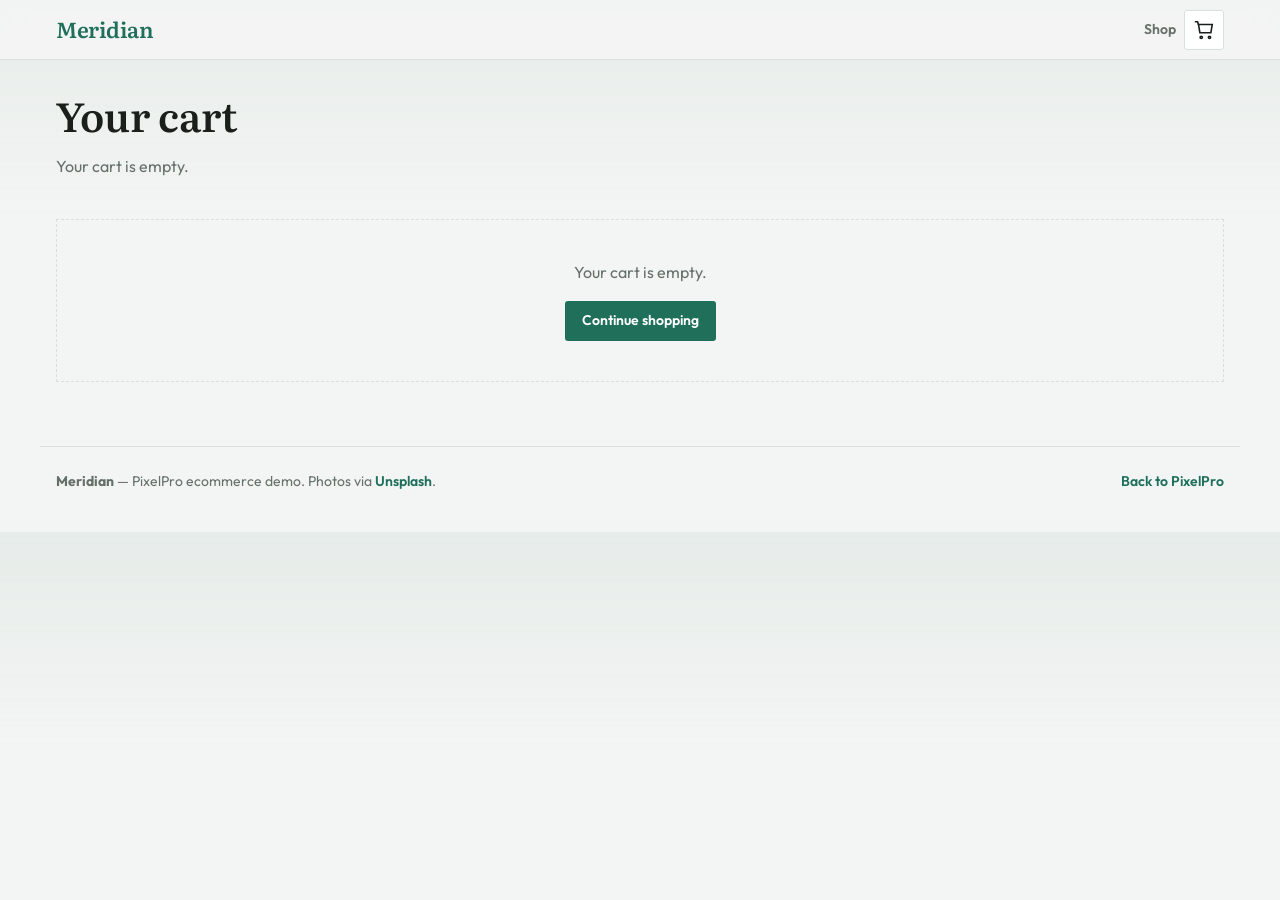
<file: ecommerce/cart.html>
<!DOCTYPE html>
<html lang="en">
<head>
  <meta charset="UTF-8">
  <meta name="viewport" content="width=device-width, initial-scale=1.0">
  <link rel="icon" href="../favicon.ico" sizes="any">
  <link rel="icon" href="../favicon.svg" type="image/svg+xml">
  <meta name="description" content="Meridian shopping cart — PixelPro ecommerce demo.">
  <title>Cart — Meridian | PixelPro</title>
  <link rel="preconnect" href="https://fonts.googleapis.com">
  <link rel="preconnect" href="https://fonts.gstatic.com" crossorigin>
  <link href="https://fonts.googleapis.com/css2?family=Literata:opsz,wght@7..72,500;7..72,600&family=Outfit:wght@400;500;600;700&display=swap" rel="stylesheet">
  <link rel="stylesheet" href="css/style.css">
</head>
<body>
  <a class="skip-link" href="#main">Skip to content</a>

  <header class="header">
    <div class="header__inner">
      <a class="logo" href="index.html" aria-label="Meridian home">Meridian</a>
      <div class="header__actions">
        <a class="header__link" href="index.html">Shop</a>
        <a class="cart" href="cart.html" aria-label="Cart, 0 items" data-cart-btn>
          <svg class="cart__icon" width="22" height="22" viewBox="0 0 24 24" aria-hidden="true" fill="none" stroke="currentColor" stroke-width="1.75">
            <path d="M6 6h15l-1.5 9h-12z"/>
            <circle cx="9" cy="20" r="1.25"/>
            <circle cx="18" cy="20" r="1.25"/>
            <path d="M6 6L5 3H2"/>
          </svg>
          <span class="cart__badge" data-cart-badge aria-hidden="true">0</span>
        </a>
      </div>
    </div>
  </header>

  <main id="main" class="page">
    <header class="page-head reveal">
      <h1 class="page-head__title">Your cart</h1>
      <p class="page-head__text" data-cart-summary>Review items before checkout.</p>
    </header>

    <div class="cart-layout" data-cart-page>
      <div class="cart-empty" data-cart-empty hidden>
        <p>Your cart is empty.</p>
        <a class="btn btn--primary" href="index.html">Continue shopping</a>
      </div>

      <div class="cart-layout__grid" data-cart-filled hidden>
        <ul class="cart-lines" data-cart-lines aria-label="Cart items"></ul>

        <aside class="cart-summary" aria-labelledby="summary-title">
          <h2 class="cart-summary__title" id="summary-title">Order summary</h2>
          <dl class="cart-summary__rows">
            <div class="cart-summary__row">
              <dt>Subtotal</dt>
              <dd data-cart-subtotal>$0</dd>
            </div>
            <div class="cart-summary__row">
              <dt>Shipping</dt>
              <dd data-cart-shipping>Calculated at checkout</dd>
            </div>
            <div class="cart-summary__row cart-summary__row--total">
              <dt>Total</dt>
              <dd data-cart-total>$0</dd>
            </div>
          </dl>
          <a class="btn btn--primary btn--lg btn--block" href="checkout.html" data-checkout-link>Checkout</a>
          <a class="cart-summary__continue" href="index.html">Continue shopping</a>
        </aside>
      </div>
    </div>
  </main>

  <footer class="footer">
    <p><strong>Meridian</strong> — PixelPro ecommerce demo. Photos via <a href="https://unsplash.com" rel="noopener noreferrer">Unsplash</a>.</p>
    <a href="../index.html">Back to PixelPro</a>
  </footer>

  <script src="js/cart-store.js"></script>
  <script src="js/cart-page.js"></script>
</body>
</html>
</file>
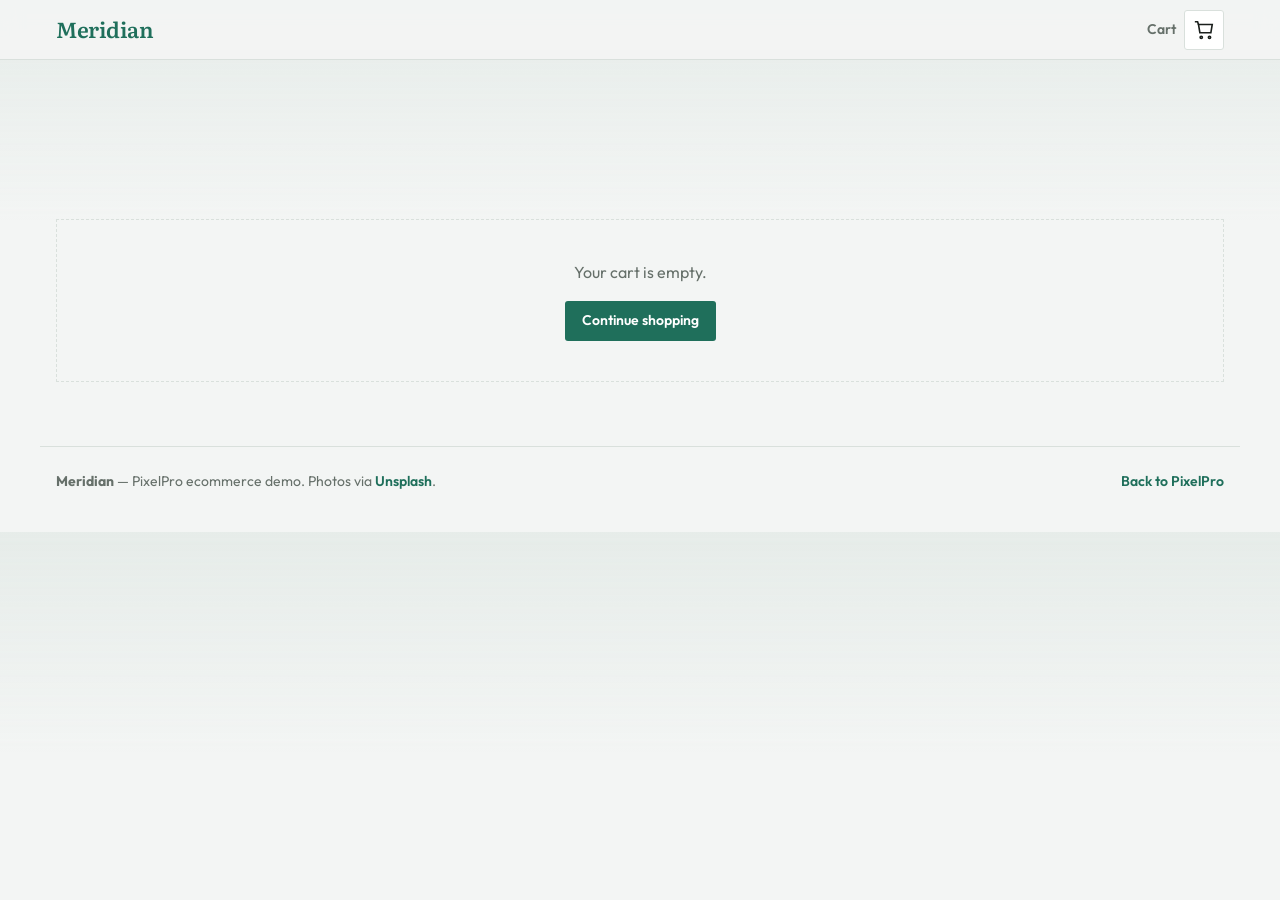
<file: ecommerce/checkout.html>
<!DOCTYPE html>
<html lang="en">
<head>
  <meta charset="UTF-8">
  <meta name="viewport" content="width=device-width, initial-scale=1.0">
  <link rel="icon" href="../favicon.ico" sizes="any">
  <link rel="icon" href="../favicon.svg" type="image/svg+xml">
  <meta name="description" content="Meridian checkout — PixelPro ecommerce demo.">
  <title>Checkout — Meridian | PixelPro</title>
  <link rel="preconnect" href="https://fonts.googleapis.com">
  <link rel="preconnect" href="https://fonts.gstatic.com" crossorigin>
  <link href="https://fonts.googleapis.com/css2?family=Literata:opsz,wght@7..72,500;7..72,600&family=Outfit:wght@400;500;600;700&display=swap" rel="stylesheet">
  <link rel="stylesheet" href="css/style.css">
</head>
<body>
  <a class="skip-link" href="#main">Skip to content</a>

  <header class="header">
    <div class="header__inner">
      <a class="logo" href="index.html" aria-label="Meridian home">Meridian</a>
      <div class="header__actions">
        <a class="header__link" href="cart.html">Cart</a>
        <a class="cart" href="cart.html" aria-label="Cart, 0 items" data-cart-btn>
          <svg class="cart__icon" width="22" height="22" viewBox="0 0 24 24" aria-hidden="true" fill="none" stroke="currentColor" stroke-width="1.75">
            <path d="M6 6h15l-1.5 9h-12z"/>
            <circle cx="9" cy="20" r="1.25"/>
            <circle cx="18" cy="20" r="1.25"/>
            <path d="M6 6L5 3H2"/>
          </svg>
          <span class="cart__badge" data-cart-badge aria-hidden="true">0</span>
        </a>
      </div>
    </div>
  </header>

  <main id="main" class="page">
    <header class="page-head reveal">
      <h1 class="page-head__title">Checkout</h1>
      <p class="page-head__text">Demo only — nothing is charged or shipped.</p>
    </header>

    <div class="cart-empty" data-checkout-empty hidden>
      <p>Your cart is empty.</p>
      <a class="btn btn--primary" href="index.html">Continue shopping</a>
    </div>

    <div class="checkout-layout" data-checkout-filled hidden>
      <form class="checkout-form" data-checkout-form novalidate>
        <fieldset class="checkout-block">
          <legend class="checkout-block__title">
            <span class="checkout-block__step" aria-hidden="true">01</span>
            Contact
          </legend>
          <div class="form-row">
            <label class="form-label" for="email">Email</label>
            <input class="form-input" type="email" id="email" name="email" autocomplete="email" required>
            <p class="form__error" id="email-error" hidden>Enter a valid email.</p>
          </div>
        </fieldset>

        <fieldset class="checkout-block">
          <legend class="checkout-block__title">
            <span class="checkout-block__step" aria-hidden="true">02</span>
            Shipping
          </legend>
          <div class="form-row form-row--2">
            <div>
              <label class="form-label" for="first-name">First name</label>
              <input class="form-input" type="text" id="first-name" name="firstName" autocomplete="given-name" required>
              <p class="form__error" id="first-name-error" hidden>Required.</p>
            </div>
            <div>
              <label class="form-label" for="last-name">Last name</label>
              <input class="form-input" type="text" id="last-name" name="lastName" autocomplete="family-name" required>
              <p class="form__error" id="last-name-error" hidden>Required.</p>
            </div>
          </div>
          <div class="form-row">
            <label class="form-label" for="address">Address</label>
            <input class="form-input" type="text" id="address" name="address" autocomplete="street-address" required>
            <p class="form__error" id="address-error" hidden>Required.</p>
          </div>
          <div class="form-row form-row--3">
            <div>
              <label class="form-label" for="city">City</label>
              <input class="form-input" type="text" id="city" name="city" autocomplete="address-level2" required>
              <p class="form__error" id="city-error" hidden>Required.</p>
            </div>
            <div>
              <label class="form-label" for="region">State</label>
              <input class="form-input" type="text" id="region" name="region" autocomplete="address-level1" required>
              <p class="form__error" id="region-error" hidden>Required.</p>
            </div>
            <div>
              <label class="form-label" for="postal">ZIP</label>
              <input class="form-input" type="text" id="postal" name="postal" autocomplete="postal-code" required>
              <p class="form__error" id="postal-error" hidden>Required.</p>
            </div>
          </div>
        </fieldset>

        <fieldset class="checkout-block">
          <legend class="checkout-block__title">
            <span class="checkout-block__step" aria-hidden="true">03</span>
            Payment
          </legend>
          <p class="checkout-block__note">Use any demo card number — nothing is processed.</p>
          <div class="form-row">
            <label class="form-label" for="card-name">Name on card</label>
            <input class="form-input" type="text" id="card-name" name="cardName" autocomplete="cc-name" required>
            <p class="form__error" id="card-name-error" hidden>Required.</p>
          </div>
          <div class="form-row">
            <label class="form-label" for="card-number">Card number</label>
            <input class="form-input" type="text" id="card-number" name="cardNumber" inputmode="numeric" autocomplete="cc-number" placeholder="4242 4242 4242 4242" required>
            <p class="form__error" id="card-number-error" hidden>Enter at least 12 digits.</p>
          </div>
          <div class="form-row form-row--2">
            <div>
              <label class="form-label" for="card-exp">Expiry</label>
              <input class="form-input" type="text" id="card-exp" name="cardExp" autocomplete="cc-exp" placeholder="MM/YY" required>
              <p class="form__error" id="card-exp-error" hidden>Use MM/YY.</p>
            </div>
            <div>
              <label class="form-label" for="card-cvc">CVC</label>
              <input class="form-input" type="text" id="card-cvc" name="cardCvc" inputmode="numeric" autocomplete="cc-csc" required>
              <p class="form__error" id="card-cvc-error" hidden>Required.</p>
            </div>
          </div>
        </fieldset>

        <button class="btn btn--primary btn--lg" type="submit">Place order</button>
      </form>

      <aside class="cart-summary" aria-labelledby="checkout-summary-title">
        <h2 class="cart-summary__title" id="checkout-summary-title">Order summary</h2>
        <ul class="checkout-mini" data-checkout-lines></ul>
        <dl class="cart-summary__rows">
          <div class="cart-summary__row">
            <dt>Subtotal</dt>
            <dd data-checkout-subtotal>$0</dd>
          </div>
          <div class="cart-summary__row">
            <dt>Shipping</dt>
            <dd data-checkout-shipping>$0</dd>
          </div>
          <div class="cart-summary__row cart-summary__row--total">
            <dt>Total</dt>
            <dd data-checkout-total>$0</dd>
          </div>
        </dl>
      </aside>
    </div>
  </main>

  <footer class="footer">
    <p><strong>Meridian</strong> — PixelPro ecommerce demo. Photos via <a href="https://unsplash.com" rel="noopener noreferrer">Unsplash</a>.</p>
    <a href="../index.html">Back to PixelPro</a>
  </footer>

  <script src="js/cart-store.js"></script>
  <script src="js/checkout.js"></script>
</body>
</html>
</file>
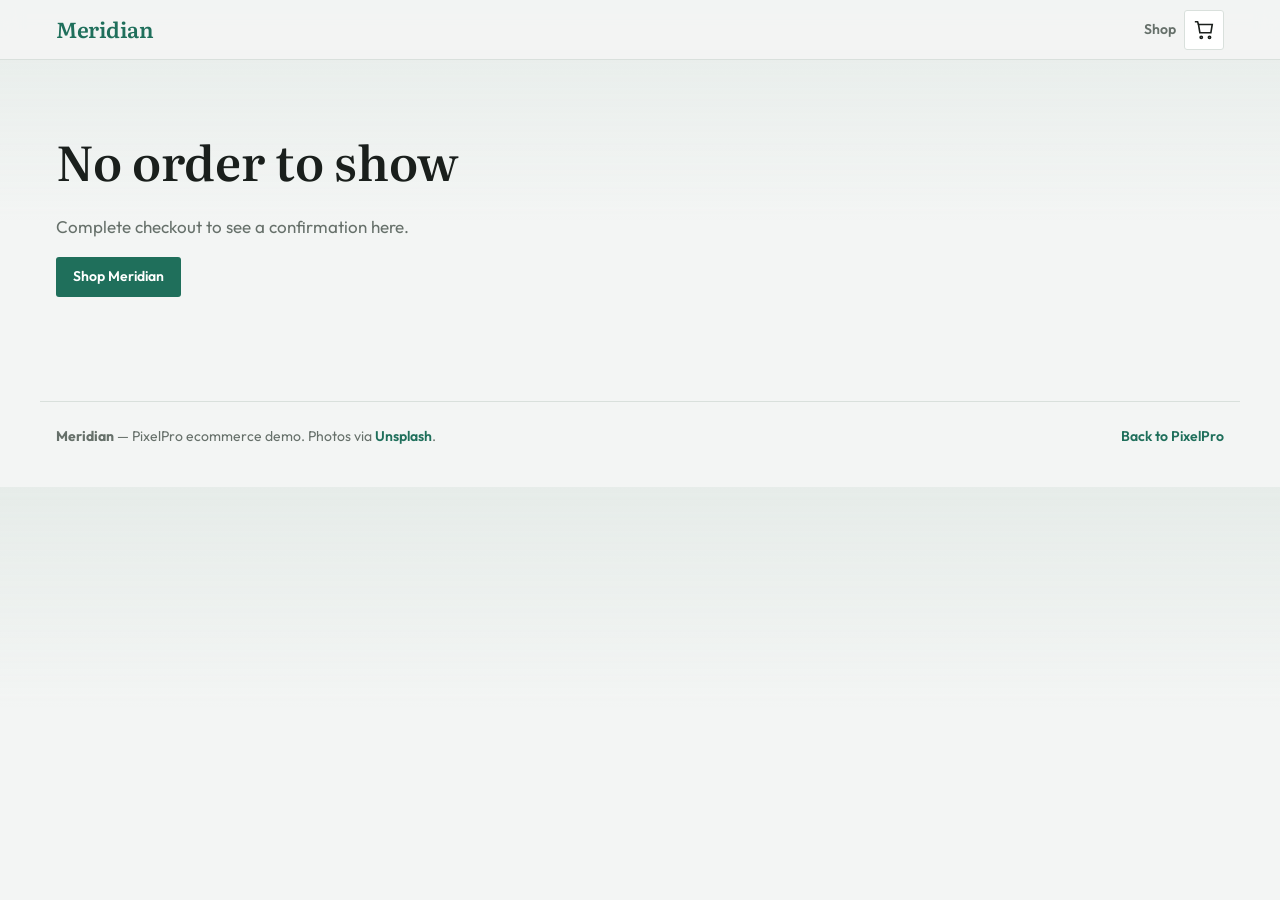
<file: ecommerce/thank-you.html>
<!DOCTYPE html>
<html lang="en">
<head>
  <meta charset="UTF-8">
  <meta name="viewport" content="width=device-width, initial-scale=1.0">
  <link rel="icon" href="../favicon.ico" sizes="any">
  <link rel="icon" href="../favicon.svg" type="image/svg+xml">
  <meta name="description" content="Meridian order confirmation — PixelPro ecommerce demo.">
  <title>Thank you — Meridian | PixelPro</title>
  <link rel="preconnect" href="https://fonts.googleapis.com">
  <link rel="preconnect" href="https://fonts.gstatic.com" crossorigin>
  <link href="https://fonts.googleapis.com/css2?family=Literata:opsz,wght@7..72,500;7..72,600&family=Outfit:wght@400;500;600;700&display=swap" rel="stylesheet">
  <link rel="stylesheet" href="css/style.css">
</head>
<body>
  <a class="skip-link" href="#main">Skip to content</a>

  <header class="header">
    <div class="header__inner">
      <a class="logo" href="index.html" aria-label="Meridian home">Meridian</a>
      <div class="header__actions">
        <a class="header__link" href="index.html">Shop</a>
        <a class="cart" href="cart.html" aria-label="Cart, 0 items" data-cart-btn>
          <svg class="cart__icon" width="22" height="22" viewBox="0 0 24 24" aria-hidden="true" fill="none" stroke="currentColor" stroke-width="1.75">
            <path d="M6 6h15l-1.5 9h-12z"/>
            <circle cx="9" cy="20" r="1.25"/>
            <circle cx="18" cy="20" r="1.25"/>
            <path d="M6 6L5 3H2"/>
          </svg>
          <span class="cart__badge" data-cart-badge aria-hidden="true">0</span>
        </a>
      </div>
    </div>
  </header>

  <main id="main" class="page">
    <section class="thanks reveal" data-thanks>
      <p class="thanks__eyebrow">Order confirmed</p>
      <h1 class="thanks__title">Thank you.</h1>
      <p class="thanks__text">
        Your demo order <strong data-order-id>#MRD-0000</strong> is in.
        Nothing was charged — this is a PixelPro checkout simulation.
      </p>
      <p class="thanks__meta" data-order-meta></p>
      <ul class="thanks__items" data-order-items></ul>
      <div class="thanks__actions">
        <a class="btn btn--primary" href="index.html">Back to shop</a>
        <a class="btn btn--ghost" href="../index.html">PixelPro hub</a>
      </div>
    </section>

    <section class="thanks thanks--empty" data-thanks-empty hidden>
      <h1 class="thanks__title">No order to show</h1>
      <p class="thanks__text">Complete checkout to see a confirmation here.</p>
      <a class="btn btn--primary" href="index.html">Shop Meridian</a>
    </section>
  </main>

  <footer class="footer">
    <p><strong>Meridian</strong> — PixelPro ecommerce demo. Photos via <a href="https://unsplash.com" rel="noopener noreferrer">Unsplash</a>.</p>
    <a href="../index.html">Back to PixelPro</a>
  </footer>

  <script src="js/cart-store.js"></script>
  <script src="js/thank-you.js"></script>
</body>
</html>
</file>
<file: css/index.css>
/* ==========================================================================
   PixelPro — Hub styles
   Breakpoints: base (320px+), 768px tablet, 1024px desktop
   ========================================================================== */

/* ---------- Custom properties ---------- */
:root {
  --color-bg: #0b0f0c;
  --color-surface: #141a16;
  --color-ink: #f2f7f0;
  --color-muted: #9aab9c;
  --color-accent: #b8f34a;
  --color-accent-dim: #7a9e2e;
  --color-line: rgba(184, 243, 74, 0.18);

  --font-display: "DM Sans", system-ui, sans-serif;
  --font-body: "DM Sans", system-ui, sans-serif;
  --font-mono: "IBM Plex Mono", ui-monospace, monospace;

  --space-1: 0.25rem;
  --space-2: 0.5rem;
  --space-3: 1rem;
  --space-4: 1.5rem;
  --space-5: 2.5rem;
  --space-6: 4rem;
  --space-7: 6rem;

  --radius: 2px;
  --max: 1120px;
  --header-h: 4rem;
  --ease: cubic-bezier(0.22, 1, 0.36, 1);
  --focus: 0 0 0 3px var(--color-bg), 0 0 0 5px var(--color-accent);
}

/* ---------- Reset / base ---------- */
*,
*::before,
*::after {
  box-sizing: border-box;
}

html {
  scroll-behavior: smooth;
  overflow-x: clip;
}

body {
  margin: 0;
  min-width: 0;
  max-width: 100%;
  font-family: var(--font-body);
  font-size: 1rem;
  line-height: 1.6;
  color: var(--color-ink);
  background: var(--color-bg);
  -webkit-font-smoothing: antialiased;
  overflow-x: clip;
}

img {
  max-width: 100%;
  display: block;
}

a {
  color: inherit;
  text-decoration: none;
}

ul {
  margin: 0;
  padding: 0;
  list-style: none;
}

h1, h2, h3, p {
  margin: 0;
}

:focus-visible {
  outline: none;
  box-shadow: var(--focus);
}

.skip-link {
  position: absolute;
  left: var(--space-3);
  top: -100%;
  z-index: 1000;
  padding: var(--space-2) var(--space-3);
  background: var(--color-accent);
  color: var(--color-bg);
  font-weight: 700;
}

.skip-link:focus {
  top: var(--space-3);
}

/* ---------- Header ---------- */
.site-header {
  position: sticky;
  top: 0;
  z-index: 100;
  height: var(--header-h);
  border-bottom: 1px solid var(--color-line);
  background: rgba(11, 15, 12, 0.88);
  backdrop-filter: blur(12px);
}

.site-header__inner {
  display: flex;
  align-items: center;
  justify-content: space-between;
  max-width: var(--max);
  height: 100%;
  margin: 0 auto;
  padding: 0 var(--space-3);
}

.logo {
  display: inline-flex;
  align-items: center;
  gap: var(--space-2);
  font-family: var(--font-display);
  font-weight: 800;
  font-size: 1.125rem;
  letter-spacing: -0.02em;
}

.logo__mark {
  width: 14px;
  height: 14px;
  background: var(--color-accent);
  box-shadow: 6px 0 0 var(--color-accent-dim), 0 6px 0 var(--color-accent-dim);
}

.nav__list {
  display: flex;
  align-items: center;
  gap: var(--space-3);
}

.nav__link {
  font-size: 0.875rem;
  font-weight: 500;
  color: var(--color-muted);
  transition: color 0.2s var(--ease);
}

.nav__link:hover,
.nav__link:focus-visible {
  color: var(--color-ink);
}

.nav__link--cta {
  padding: 0.45rem 0.85rem;
  color: var(--color-bg);
  background: var(--color-accent);
  font-weight: 700;
}

.nav__link--cta:hover {
  color: var(--color-bg);
  filter: brightness(1.08);
}

@media (max-width: 767px) {
  .nav__list li:not(:last-child) {
    display: none;
  }
}

/* ---------- Hero ---------- */
.hero {
  position: relative;
  display: flex;
  align-items: flex-end;
  min-height: calc(100vh - var(--header-h));
  min-height: calc(100svh - var(--header-h));
  padding: var(--space-5) var(--space-3) var(--space-4);
  overflow-x: clip;
  /* Atmospheric gradient + vignette — not a flat fill */
  background:
    radial-gradient(ellipse 80% 60% at 70% 20%, rgba(184, 243, 74, 0.12), transparent 55%),
    radial-gradient(ellipse 50% 40% at 10% 80%, rgba(122, 158, 46, 0.15), transparent 50%),
    linear-gradient(165deg, #0b0f0c 0%, #121a14 45%, #0b0f0c 100%);
}

@media (min-width: 768px) {
  .hero {
    padding: var(--space-6) var(--space-3) var(--space-5);
  }
}

/* Pixel grid atmosphere */
.hero__grid {
  position: absolute;
  inset: 0;
  overflow: hidden;
  background-image:
    linear-gradient(var(--color-line) 1px, transparent 1px),
    linear-gradient(90deg, var(--color-line) 1px, transparent 1px);
  background-size: 32px 32px;
  /* Fade early so grid lines don’t slice through descenders in the copy */
  mask-image: linear-gradient(to bottom, black 0%, black 35%, transparent 62%);
  pointer-events: none;
  animation: grid-drift 28s linear infinite;
}

@keyframes grid-drift {
  from { background-position: 0 0; }
  to { background-position: 32px 32px; }
}

.hero__content {
  position: relative;
  z-index: 1;
  max-width: var(--max);
  width: 100%;
  margin: 0 auto;
}

.hero__eyebrow {
  font-family: var(--font-display);
  font-size: clamp(2.5rem, 12vw, 8.5rem);
  font-weight: 800;
  line-height: 1.05;
  letter-spacing: -0.04em;
  color: var(--color-accent);
  margin-bottom: var(--space-4);
  padding-bottom: 0.06em;
  max-width: 100%;
  overflow-wrap: anywhere;
  animation: brand-in 0.9s var(--ease) both;
}

.hero__title {
  max-width: min(18ch, 100%);
  font-family: var(--font-display);
  font-size: clamp(1.35rem, 4.5vw, 2.5rem);
  font-weight: 700;
  line-height: 1.35;
  letter-spacing: -0.03em;
  margin-bottom: var(--space-3);
  padding-block: 0.1em;
  animation: rise-in 0.8s var(--ease) 0.15s both;
}

.hero__lede {
  max-width: min(42ch, 100%);
  color: var(--color-muted);
  font-size: 1.0625rem;
  line-height: 1.75;
  margin-bottom: var(--space-4);
  padding-bottom: 0.25em;
  overflow-wrap: break-word;
  animation: rise-in 0.8s var(--ease) 0.28s both;
}

.hero__actions {
  display: flex;
  flex-wrap: wrap;
  gap: var(--space-2);
  animation: rise-in 0.8s var(--ease) 0.4s both;
}

@media (max-width: 480px) {
  .hero__actions {
    flex-direction: column;
    align-items: stretch;
  }

  .hero__actions .btn {
    width: 100%;
  }
}

@keyframes brand-in {
  from { opacity: 0; }
  to { opacity: 1; }
}

@keyframes rise-in {
  from { opacity: 0; }
  to { opacity: 1; }
}

/* ---------- Buttons ---------- */
.btn {
  display: inline-flex;
  align-items: center;
  justify-content: center;
  min-height: 2.75rem;
  padding: 0 1.25rem;
  font-family: var(--font-body);
  font-size: 0.9375rem;
  font-weight: 700;
  border: 1px solid transparent;
  cursor: pointer;
  transition: transform 0.2s var(--ease), background 0.2s, color 0.2s, border-color 0.2s;
}

.btn:hover {
  transform: translateY(-1px);
}

.btn--primary {
  background: var(--color-accent);
  color: var(--color-bg);
}

.btn--ghost {
  border-color: var(--color-line);
  color: var(--color-ink);
  background: transparent;
}

.btn--ghost:hover {
  border-color: var(--color-accent);
  color: var(--color-accent);
}

/* ---------- Sections ---------- */
.demos {
  max-width: var(--max);
  margin: 0 auto;
  padding: var(--space-6) var(--space-3);
}

.section-head {
  margin-bottom: var(--space-5);
}

.section-head__title {
  font-family: var(--font-display);
  font-size: clamp(1.75rem, 4vw, 2.5rem);
  font-weight: 800;
  letter-spacing: -0.03em;
  margin-bottom: var(--space-2);
}

.section-head__text {
  max-width: 40ch;
  color: var(--color-muted);
}

/* ---------- Demo cards (interactive containers) ---------- */
.demo-grid {
  display: grid;
  gap: var(--space-4);
  grid-template-columns: 1fr;
}

@media (min-width: 768px) {
  .demo-grid {
    grid-template-columns: repeat(2, 1fr);
  }
}

@media (min-width: 1024px) {
  .demo-grid {
    grid-template-columns: repeat(3, 1fr);
  }
}

.demo-card__link {
  display: flex;
  flex-direction: column;
  height: 100%;
  background: var(--color-surface);
  border: 1px solid var(--color-line);
  transition: border-color 0.25s var(--ease), transform 0.25s var(--ease);
}

.demo-card__link:hover,
.demo-card__link:focus-visible {
  border-color: var(--color-accent);
  transform: translateY(-4px);
}

.demo-card__preview {
  position: relative;
  aspect-ratio: 16 / 10;
  overflow: hidden;
  background: var(--color-surface);
}

.demo-card__img {
  width: 100%;
  height: 100%;
  object-fit: cover;
  display: block;
  transition: transform 0.45s var(--ease);
}

.demo-card__link:hover .demo-card__img,
.demo-card__link:focus-visible .demo-card__img {
  transform: scale(1.04);
}

.demo-card__preview-label {
  position: absolute;
  left: var(--space-3);
  bottom: var(--space-3);
  padding: 0.25rem 0.5rem;
  font-family: var(--font-mono);
  font-size: 0.75rem;
  letter-spacing: 0.08em;
  text-transform: uppercase;
  color: rgba(255, 255, 255, 0.95);
  background: rgba(11, 15, 12, 0.55);
}

.demo-card__body {
  display: flex;
  flex-direction: column;
  flex: 1;
  padding: var(--space-4);
  gap: var(--space-2);
}

.demo-card__title {
  font-family: var(--font-display);
  font-size: 1.25rem;
  font-weight: 700;
  letter-spacing: -0.02em;
}

.demo-card__desc {
  flex: 1;
  font-size: 0.9375rem;
  color: var(--color-muted);
}

.demo-card__cta {
  margin-top: var(--space-2);
  font-family: var(--font-mono);
  font-size: 0.8125rem;
  font-weight: 500;
  color: var(--color-accent);
}

/* ---------- Craft ---------- */
.craft {
  border-top: 1px solid var(--color-line);
  background:
    linear-gradient(180deg, transparent, rgba(184, 243, 74, 0.04)),
    var(--color-bg);
}

.craft__inner {
  max-width: var(--max);
  margin: 0 auto;
  padding: var(--space-6) var(--space-3);
}

.craft__title {
  font-family: var(--font-display);
  font-size: clamp(1.75rem, 4vw, 2.25rem);
  font-weight: 800;
  letter-spacing: -0.03em;
  margin-bottom: var(--space-3);
}

.craft__text {
  max-width: 52ch;
  color: var(--color-muted);
  margin-bottom: var(--space-4);
}

.craft__tags {
  display: flex;
  flex-wrap: wrap;
  gap: var(--space-2);
}

.craft__tag {
  font-family: var(--font-mono);
  font-size: 0.75rem;
  letter-spacing: 0.04em;
  padding: 0.4rem 0.7rem;
  border: 1px solid var(--color-line);
  color: var(--color-muted);
}

/* ---------- Footer ---------- */
.site-footer {
  display: flex;
  flex-wrap: wrap;
  align-items: baseline;
  justify-content: space-between;
  gap: var(--space-2);
  max-width: var(--max);
  margin: 0 auto;
  padding: var(--space-4) var(--space-3) var(--space-5);
  border-top: 1px solid var(--color-line);
}

.site-footer__brand {
  font-family: var(--font-display);
  font-weight: 800;
  color: var(--color-accent);
}

.site-footer__copy a {
  color: var(--color-accent);
  text-decoration: underline;
  text-underline-offset: 2px;
}

/* ---------- Scroll reveal (Intersection Observer) ---------- */
.reveal {
  opacity: 0;
  transform: translateY(28px);
  transition: opacity 0.7s var(--ease), transform 0.7s var(--ease);
}

.reveal.is-visible {
  opacity: 1;
  transform: none;
}

@media (prefers-reduced-motion: reduce) {
  html { scroll-behavior: auto; }
  .hero__grid { animation: none; }
  .hero__eyebrow,
  .hero__title,
  .hero__lede,
  .hero__actions,
  .reveal {
    animation: none;
    opacity: 1;
    transform: none;
    transition: none;
  }
}
</file>
<file: agency/css/style.css>
/* ==========================================================================
   Studio Kline (Agency demo) — PixelPro
   Dark theme · masonry · alternating splits · stats · contact
   Breakpoints: 320px+, 768px, 1024px
   ========================================================================== */

/* ---------- Tokens ---------- */
:root {
  --color-bg: #0c0c0b;
  --color-surface: #161614;
  --color-elevated: #1e1e1b;
  --color-ink: #f0efe8;
  --color-muted: #9a978c;
  --color-accent: #e8b84a;
  --color-accent-dim: #a67c1f;
  --color-line: rgba(232, 184, 74, 0.16);

  --font-display: "Unbounded", system-ui, sans-serif;
  --font-body: "Manrope", system-ui, sans-serif;

  --space-1: 0.25rem;
  --space-2: 0.5rem;
  --space-3: 1rem;
  --space-4: 1.5rem;
  --space-5: 2.5rem;
  --space-6: 4rem;
  --space-7: 6rem;

  --radius: 2px;
  --max: 1120px;
  --header-h: 4rem;
  --ease: cubic-bezier(0.22, 1, 0.36, 1);
  --focus: 0 0 0 3px var(--color-bg), 0 0 0 5px var(--color-accent);
}

/* ---------- Base ---------- */
*,
*::before,
*::after {
  box-sizing: border-box;
}

html {
  scroll-behavior: smooth;
  overflow-x: clip;
}

body {
  margin: 0;
  min-width: 0;
  max-width: 100%;
  font-family: var(--font-body);
  font-size: 1.0625rem;
  line-height: 1.6;
  color: var(--color-ink);
  background: var(--color-bg);
  -webkit-font-smoothing: antialiased;
  overflow-x: clip;
}

body.is-nav-open {
  overflow: hidden;
}

h1, h2, h3, p {
  margin: 0;
}

ul {
  margin: 0;
  padding: 0;
  list-style: none;
}

a {
  color: inherit;
  text-decoration: none;
}

button,
input,
select,
textarea {
  font-family: inherit;
}

:focus-visible {
  outline: none;
  box-shadow: var(--focus);
}

.skip-link {
  position: absolute;
  left: var(--space-3);
  top: -100%;
  z-index: 1000;
  padding: var(--space-2) var(--space-3);
  background: var(--color-accent);
  color: var(--color-bg);
  font-weight: 700;
}

.skip-link:focus {
  top: var(--space-3);
}

.visually-hidden {
  position: absolute;
  width: 1px;
  height: 1px;
  padding: 0;
  margin: -1px;
  overflow: hidden;
  clip: rect(0, 0, 0, 0);
  white-space: nowrap;
  border: 0;
}

/* ---------- Header ---------- */
.header {
  position: sticky;
  top: 0;
  z-index: 200;
  height: var(--header-h);
  background: rgba(12, 12, 11, 0.92);
  border-bottom: 1px solid var(--color-line);
  /* backdrop-filter on this element would trap position:fixed nav inside the header */
}

.header::before {
  content: "";
  position: absolute;
  inset: 0;
  z-index: -1;
  backdrop-filter: blur(12px);
  pointer-events: none;
}

.header__inner {
  position: relative;
  display: flex;
  align-items: center;
  justify-content: space-between;
  max-width: var(--max);
  height: 100%;
  margin: 0 auto;
  padding: 0 var(--space-3);
}

.logo {
  position: relative;
  z-index: 220;
  font-family: var(--font-display);
  font-size: 1.125rem;
  font-weight: 600;
  letter-spacing: -0.02em;
  color: var(--color-accent);
}

.nav-toggle {
  position: relative;
  z-index: 220;
  width: 2.5rem;
  height: 2.5rem;
  border: 1px solid var(--color-line);
  background: var(--color-surface);
  cursor: pointer;
  color: var(--color-ink);
}

.nav-toggle__bars,
.nav-toggle__bars::before,
.nav-toggle__bars::after {
  display: block;
  width: 1.1rem;
  height: 2px;
  margin: 0 auto;
  background: currentColor;
  transition: transform 0.25s var(--ease), opacity 0.2s;
}

.nav-toggle__bars::before,
.nav-toggle__bars::after {
  content: "";
  position: relative;
}

.nav-toggle__bars::before {
  top: -6px;
}

.nav-toggle__bars::after {
  top: 4px;
}

.nav-toggle[aria-expanded="true"] .nav-toggle__bars {
  background: transparent;
}

.nav-toggle[aria-expanded="true"] .nav-toggle__bars::before {
  top: 0;
  transform: rotate(45deg);
}

.nav-toggle[aria-expanded="true"] .nav-toggle__bars::after {
  top: -2px;
  transform: rotate(-45deg);
}

.nav__list {
  display: flex;
  flex-direction: column;
  gap: var(--space-3);
}

.nav__link {
  font-weight: 600;
  color: var(--color-muted);
  transition: color 0.2s;
}

.nav__link:hover,
.nav__link:focus-visible {
  color: var(--color-ink);
}

.nav__link--accent {
  color: var(--color-accent);
}

@media (max-width: 767px) {
  .nav {
    position: fixed;
    inset: 0;
    z-index: 210;
    display: flex;
    align-items: center;
    justify-content: center;
    background: rgba(12, 12, 11, 0.97);
    opacity: 0;
    visibility: hidden;
    pointer-events: none;
    transition: opacity 0.3s var(--ease), visibility 0.3s;
  }

  .nav.is-open {
    opacity: 1;
    visibility: visible;
    pointer-events: auto;
  }

  .nav.is-open .nav__link {
    font-family: var(--font-display);
    font-size: 1.5rem;
    color: var(--color-ink);
  }
}

@media (min-width: 768px) {
  .nav-toggle {
    display: none;
  }

  .nav__list {
    flex-direction: row;
    align-items: center;
    gap: var(--space-4);
  }
}

/* ---------- Buttons ---------- */
.btn {
  display: inline-flex;
  align-items: center;
  justify-content: center;
  min-height: 2.875rem;
  padding: 0 1.35rem;
  border: none;
  border-radius: var(--radius);
  font-size: 0.9375rem;
  font-weight: 700;
  cursor: pointer;
  transition: transform 0.2s var(--ease), filter 0.2s;
}

.btn:hover {
  transform: translateY(-1px);
  filter: brightness(1.06);
}

.btn--accent {
  background: var(--color-accent);
  color: var(--color-bg);
}

/* ---------- Hero ---------- */
.hero {
  position: relative;
  min-height: calc(100vh - var(--header-h));
  min-height: calc(100svh - var(--header-h));
  display: flex;
  align-items: flex-end;
  padding: var(--space-5) var(--space-3) var(--space-4);
  overflow-x: clip;
  background:
    radial-gradient(ellipse 60% 50% at 80% 20%, rgba(232, 184, 74, 0.14), transparent 55%),
    radial-gradient(ellipse 40% 35% at 15% 70%, rgba(166, 124, 31, 0.12), transparent 50%),
    linear-gradient(160deg, #0c0c0b 0%, #141410 50%, #0c0c0b 100%);
}

@media (min-width: 768px) {
  .hero {
    padding: var(--space-6) var(--space-3) var(--space-5);
  }
}

.hero__noise {
  position: absolute;
  inset: 0;
  overflow: hidden;
  opacity: 0.04;
  background-image: url("data:image/svg+xml,%3Csvg viewBox='0 0 200 200' xmlns='http://www.w3.org/2000/svg'%3E%3Cfilter id='n'%3E%3CfeTurbulence type='fractalNoise' baseFrequency='0.85' numOctaves='4' stitchTiles='stitch'/%3E%3C/filter%3E%3Crect width='100%25' height='100%25' filter='url(%23n)'/%3E%3C/svg%3E");
  pointer-events: none;
  animation: noise-shift 8s steps(2) infinite;
}

@keyframes noise-shift {
  0%, 100% { transform: translate(0, 0); }
  50% { transform: translate(-1%, 1%); }
}

.hero__content {
  position: relative;
  z-index: 1;
  max-width: var(--max);
  width: 100%;
  margin: 0 auto;
}

.hero__brand {
  font-family: var(--font-display);
  font-size: clamp(2.25rem, 11vw, 5.5rem);
  font-weight: 700;
  letter-spacing: -0.04em;
  line-height: 1.08;
  color: var(--color-accent);
  margin-bottom: var(--space-4);
  padding-bottom: 0.06em;
  max-width: 100%;
  overflow-wrap: anywhere;
  animation: rise 0.85s var(--ease) both;
}

.hero__title {
  max-width: min(14ch, 100%);
  font-family: var(--font-display);
  font-size: clamp(1.35rem, 5vw, 2.5rem);
  font-weight: 500;
  letter-spacing: -0.03em;
  line-height: 1.45;
  margin-bottom: var(--space-3);
  padding-block: 0.12em;
  animation: rise 0.85s var(--ease) 0.12s both;
}

.hero__text {
  max-width: min(38ch, 100%);
  color: var(--color-muted);
  line-height: 1.7;
  margin-bottom: var(--space-4);
  padding-bottom: 0.25em;
  overflow-wrap: break-word;
  animation: rise 0.85s var(--ease) 0.24s both;
}

.hero .btn {
  animation: rise 0.85s var(--ease) 0.36s both;
}

@keyframes rise {
  from { opacity: 0; }
  to { opacity: 1; }
}

/* ---------- Section head ---------- */
.section-head {
  max-width: var(--max);
  margin: 0 auto var(--space-5);
  padding: 0 var(--space-3);
}

.section-head__title {
  font-family: var(--font-display);
  font-size: clamp(1.65rem, 3.5vw, 2.25rem);
  font-weight: 600;
  letter-spacing: -0.03em;
  margin-bottom: var(--space-2);
}

.section-head__text {
  color: var(--color-muted);
}

/* ---------- Masonry grid ---------- */
.work {
  padding: var(--space-6) 0;
}

.masonry {
  max-width: var(--max);
  margin: 0 auto;
  padding: 0 var(--space-3);
  display: grid;
  gap: var(--space-3);
  grid-template-columns: 1fr;
}

@media (min-width: 768px) {
  .masonry {
    grid-template-columns: repeat(2, 1fr);
    grid-auto-rows: 180px;
  }

  .masonry__item--tall {
    grid-row: span 2;
  }

  .masonry__item--wide {
    grid-column: span 2;
  }
}

@media (min-width: 1024px) {
  .masonry {
    grid-template-columns: repeat(3, 1fr);
    grid-auto-rows: 200px;
  }

  .masonry__item--wide {
    grid-column: span 2;
  }
}

.project {
  display: flex;
  flex-direction: column;
  height: 100%;
  background: var(--color-surface);
  border: 1px solid var(--color-line);
  overflow: hidden;
  transition: border-color 0.25s, transform 0.25s var(--ease);
}

.project:hover {
  border-color: rgba(232, 184, 74, 0.4);
  transform: translateY(-3px);
}

.project__visual {
  flex: 1 1 auto;
  min-height: 160px;
  overflow: hidden;
  background: var(--color-elevated);
}

.project__visual img {
  width: 100%;
  height: 100%;
  object-fit: cover;
  display: block;
  transition: transform 0.45s var(--ease);
}

.project:hover .project__visual img {
  transform: scale(1.04);
}

@media (min-width: 768px) {
  .masonry__item {
    display: flex;
  }

  .masonry__item .project {
    width: 100%;
  }

  .masonry__item--tall .project__visual {
    min-height: 280px;
  }
}

.project__title {
  font-family: var(--font-display);
  font-size: 1rem;
  font-weight: 500;
  padding: var(--space-3) var(--space-3) 0.2rem;
}

.project__meta {
  font-size: 0.8125rem;
  color: var(--color-muted);
  padding: 0 var(--space-3) var(--space-3);
}

/* ---------- Alternating sections ---------- */
.approach {
  padding: var(--space-5) 0 var(--space-6);
  border-top: 1px solid var(--color-line);
}

.split {
  display: grid;
  gap: 0;
  max-width: var(--max);
  margin: 0 auto var(--space-5);
  padding: 0 var(--space-3);
}

@media (min-width: 768px) {
  .split {
    grid-template-columns: 1fr 1fr;
    align-items: stretch;
    min-height: 320px;
  }
}

.split__media {
  min-height: 220px;
  overflow: hidden;
  background: var(--color-elevated);
}

.split__media img {
  width: 100%;
  height: 100%;
  min-height: 220px;
  object-fit: cover;
  display: block;
}

@media (min-width: 768px) {
  .split__media {
    min-height: 100%;
    height: 100%;
  }

  .split__media img {
    min-height: 100%;
    height: 100%;
  }
}

.split__copy {
  display: flex;
  flex-direction: column;
  justify-content: center;
  padding: var(--space-4);
  background: var(--color-surface);
  border: 1px solid var(--color-line);
}

@media (min-width: 768px) {
  .split--image-left .split__media {
    border: 1px solid var(--color-line);
    border-right: none;
  }

  .split--image-left .split__copy {
    border-left: none;
  }

  .split--image-right .split__media {
    border: 1px solid var(--color-line);
    border-left: none;
    order: 2;
  }

  .split--image-right .split__copy {
    border-right: none;
    order: 1;
  }
}

.split__eyebrow {
  font-size: 0.75rem;
  font-weight: 700;
  letter-spacing: 0.08em;
  text-transform: uppercase;
  color: var(--color-accent);
  margin-bottom: var(--space-2);
}

.split__title {
  font-family: var(--font-display);
  font-size: clamp(1.25rem, 2.5vw, 1.65rem);
  font-weight: 500;
  letter-spacing: -0.02em;
  margin-bottom: var(--space-3);
}

.split__text {
  color: var(--color-muted);
  max-width: 36ch;
}

/* ---------- Stats ---------- */
.stats {
  padding: var(--space-6) var(--space-3);
  background:
    radial-gradient(ellipse 70% 60% at 50% 0%, rgba(232, 184, 74, 0.08), transparent 60%),
    var(--color-elevated);
  border-top: 1px solid var(--color-line);
  border-bottom: 1px solid var(--color-line);
}

.stats__inner {
  max-width: var(--max);
  margin: 0 auto;
}

.stats__title {
  font-family: var(--font-display);
  font-size: clamp(1.5rem, 3vw, 2rem);
  font-weight: 600;
  letter-spacing: -0.03em;
  margin-bottom: var(--space-5);
  text-align: center;
}

.stats__grid {
  display: grid;
  gap: var(--space-4);
  grid-template-columns: 1fr 1fr;
  text-align: center;
}

@media (min-width: 768px) {
  .stats__grid {
    grid-template-columns: repeat(4, 1fr);
  }
}

.stat__value {
  font-family: var(--font-display);
  font-size: clamp(2rem, 5vw, 3rem);
  font-weight: 700;
  letter-spacing: -0.04em;
  color: var(--color-accent);
  line-height: 1.1;
  margin-bottom: var(--space-2);
}

.stat__label {
  font-size: 0.875rem;
  color: var(--color-muted);
}

/* ---------- Contact ---------- */
.contact {
  padding: var(--space-6) var(--space-3);
}

.contact__inner {
  max-width: 640px;
  margin: 0 auto;
}

.contact__title {
  font-family: var(--font-display);
  font-size: clamp(1.65rem, 3.5vw, 2.25rem);
  font-weight: 600;
  letter-spacing: -0.03em;
  margin-bottom: var(--space-2);
}

.contact__text {
  color: var(--color-muted);
  margin-bottom: var(--space-5);
}

.form__row {
  margin-bottom: var(--space-4);
}

.form__label {
  display: block;
  font-size: 0.8125rem;
  font-weight: 700;
  letter-spacing: 0.04em;
  text-transform: uppercase;
  color: var(--color-muted);
  margin-bottom: var(--space-2);
}

.form__input {
  width: 100%;
  min-height: 2.75rem;
  padding: 0.65rem 0.85rem;
  border: 1px solid var(--color-line);
  border-radius: var(--radius);
  background: var(--color-surface);
  color: var(--color-ink);
  font-size: 1rem;
  transition: border-color 0.2s;
}

.form__input:hover {
  border-color: rgba(232, 184, 74, 0.35);
}

.form__input:focus {
  border-color: var(--color-accent);
}

.form__input--area {
  min-height: 8rem;
  resize: vertical;
}

.form__input.is-invalid {
  border-color: #e85d4a;
}

.form__error {
  margin-top: var(--space-1);
  font-size: 0.8125rem;
  color: #e85d4a;
}

.form__error[hidden],
.form__success[hidden] {
  display: none;
}

.form__success {
  margin-top: var(--space-3);
  padding: var(--space-3);
  background: rgba(232, 184, 74, 0.12);
  border: 1px solid var(--color-line);
  color: var(--color-accent);
  font-size: 0.9375rem;
}

/* ---------- Footer ---------- */
.footer {
  border-top: 1px solid var(--color-line);
  padding: var(--space-5) var(--space-3);
}

.footer__inner {
  max-width: var(--max);
  margin: 0 auto;
  display: flex;
  flex-wrap: wrap;
  gap: var(--space-3);
  align-items: baseline;
  justify-content: space-between;
}

.footer__brand {
  font-family: var(--font-display);
  font-weight: 600;
  color: var(--color-accent);
}

.footer__nav {
  display: flex;
  gap: var(--space-3);
}

.footer__nav a {
  font-weight: 600;
  font-size: 0.9375rem;
  color: var(--color-muted);
}

.footer__nav a:hover,
.footer__nav a:focus-visible {
  color: var(--color-accent);
}

.footer__copy {
  width: 100%;
  font-size: 0.8125rem;
  color: var(--color-muted);
  opacity: 0.7;
}

.footer__copy a {
  color: var(--color-accent);
  text-decoration: underline;
  text-underline-offset: 2px;
}

/* ---------- Reveal ---------- */
.reveal {
  opacity: 0;
  transform: translateY(28px);
  transition: opacity 0.7s var(--ease), transform 0.7s var(--ease);
}

.reveal.is-visible {
  opacity: 1;
  transform: none;
}

@media (prefers-reduced-motion: reduce) {
  html { scroll-behavior: auto; }
  .hero__noise { animation: none; }
  .hero__brand,
  .hero__title,
  .hero__text,
  .hero .btn,
  .reveal {
    animation: none;
    opacity: 1;
    transform: none;
    transition: none;
  }
}
</file>
<file: ecommerce/css/style.css>
/* ==========================================================================
   Meridian (Ecommerce demo) — PixelPro
   Breakpoints: base 320px+, 768px tablet, 1024px desktop
   Grid: 1 col → 2 cols → 4 cols
   ========================================================================== */

/* ---------- Tokens ---------- */
:root {
  --color-bg: #f3f5f4;
  --color-surface: #ffffff;
  --color-ink: #1a1f1c;
  --color-muted: #66706a;
  --color-accent: #1f6f5b;
  --color-forest: #1f6f5b;
  --color-line: #d9e0dc;
  --color-media-a: #3d4f45;
  --color-media-b: #5c6b5a;
  --color-media-c: #8a9a7b;
  --color-media-d: #2f3e36;

  --font-display: "Literata", Georgia, serif;
  --font-body: "Outfit", system-ui, sans-serif;

  --space-1: 0.25rem;
  --space-2: 0.5rem;
  --space-3: 1rem;
  --space-4: 1.5rem;
  --space-5: 2.5rem;
  --space-6: 4rem;

  --radius: 3px;
  --max: 1200px;
  --sidebar: 240px;
  --header-h: 3.75rem;
  --ease: cubic-bezier(0.22, 1, 0.36, 1);
  --focus: 0 0 0 3px var(--color-bg), 0 0 0 5px var(--color-forest);
}

/* ---------- Base ---------- */
*,
*::before,
*::after {
  box-sizing: border-box;
}

html {
  scroll-behavior: smooth;
  overflow-x: clip;
}

body {
  margin: 0;
  min-width: 0;
  max-width: 100%;
  font-family: var(--font-body);
  font-size: 1rem;
  line-height: 1.55;
  color: var(--color-ink);
  background:
    linear-gradient(180deg, #e6ece9 0%, transparent 220px),
    var(--color-bg);
  -webkit-font-smoothing: antialiased;
  overflow-x: clip;
}

body.is-modal-open,
body.is-filters-open {
  overflow: hidden;
}

h1, h2, h3, p {
  margin: 0;
}

ul {
  margin: 0;
  padding: 0;
  list-style: none;
}

fieldset {
  margin: 0;
  padding: 0;
  border: none;
}

a {
  color: inherit;
  text-decoration: none;
}

button {
  font-family: inherit;
}

:focus-visible {
  outline: none;
  box-shadow: var(--focus);
}

.skip-link {
  position: absolute;
  left: var(--space-3);
  top: -100%;
  z-index: 1000;
  padding: var(--space-2) var(--space-3);
  background: var(--color-forest);
  color: #fff;
  font-weight: 700;
}

.skip-link:focus {
  top: var(--space-3);
}

.sr-status {
  position: absolute;
  width: 1px;
  height: 1px;
  overflow: hidden;
  clip: rect(0, 0, 0, 0);
}

/* ---------- Header ---------- */
.header {
  position: sticky;
  top: 0;
  z-index: 100;
  height: var(--header-h);
  background: rgba(243, 245, 244, 0.92);
  backdrop-filter: blur(10px);
  border-bottom: 1px solid var(--color-line);
}

.header__inner {
  display: flex;
  align-items: center;
  justify-content: space-between;
  max-width: var(--max);
  height: 100%;
  margin: 0 auto;
  padding: 0 var(--space-3);
}

.logo {
  font-family: var(--font-display);
  font-size: 1.35rem;
  font-weight: 600;
  letter-spacing: -0.02em;
  color: var(--color-forest);
}

.header__actions {
  display: flex;
  align-items: center;
  gap: var(--space-2);
}

.filter-toggle {
  display: inline-flex;
  min-height: 2.25rem;
  padding: 0 0.85rem;
  border: 1px solid var(--color-line);
  border-radius: var(--radius);
  background: var(--color-surface);
  font-size: 0.875rem;
  font-weight: 600;
  cursor: pointer;
}

@media (min-width: 1024px) {
  .filter-toggle {
    display: none;
  }
}

/* Cart badge */
.cart {
  position: relative;
  display: inline-flex;
  align-items: center;
  justify-content: center;
  width: 2.5rem;
  height: 2.5rem;
  border: 1px solid var(--color-line);
  border-radius: var(--radius);
  background: var(--color-surface);
  color: var(--color-ink);
  cursor: pointer;
}

.cart__badge {
  position: absolute;
  top: -0.35rem;
  right: -0.15rem;
  min-width: 1.15rem;
  height: 1.15rem;
  padding: 0 0.25rem;
  border-radius: 999px;
  background: var(--color-accent);
  color: #fff;
  font-size: 0.6875rem;
  font-weight: 700;
  line-height: 1.15rem;
  text-align: center;
  transform: scale(0);
  transition: transform 0.25s var(--ease);
}

.cart__badge.is-active {
  transform: scale(1);
}

.cart__badge.is-bump {
  animation: badge-bump 0.35s var(--ease);
}

@keyframes badge-bump {
  0% { transform: scale(1); }
  40% { transform: scale(1.25); }
  100% { transform: scale(1); }
}

/* ---------- Layout ---------- */
.shop {
  max-width: var(--max);
  margin: 0 auto;
  padding: var(--space-4) var(--space-3) var(--space-6);
}

.shop__layout {
  display: grid;
  gap: var(--space-4);
  grid-template-columns: 1fr;
}

@media (min-width: 1024px) {
  .shop__layout {
    grid-template-columns: var(--sidebar) 1fr;
    gap: var(--space-5);
    align-items: start;
  }
}

.shop__brand {
  font-family: var(--font-display);
  font-size: clamp(2.25rem, 10vw, 4rem);
  font-weight: 600;
  letter-spacing: -0.03em;
  line-height: 1;
  color: var(--color-forest);
  margin-bottom: var(--space-2);
  max-width: 100%;
  overflow-wrap: anywhere;
}

.shop__title {
  font-family: var(--font-body);
  font-size: clamp(1.25rem, 3vw, 1.5rem);
  font-weight: 500;
  margin-bottom: var(--space-2);
}

.shop__count {
  color: var(--color-muted);
  font-size: 0.9375rem;
  margin-bottom: var(--space-4);
}

.shop__empty {
  padding: var(--space-5);
  text-align: center;
  color: var(--color-muted);
  border: 1px dashed var(--color-line);
}

.shop__empty[hidden] {
  display: none;
}

/* ---------- Filters sidebar ---------- */
.filters {
  background: var(--color-surface);
  border: 1px solid var(--color-line);
  border-radius: var(--radius);
  padding: var(--space-4);
}

.filters__head {
  display: flex;
  align-items: center;
  justify-content: space-between;
  margin-bottom: var(--space-4);
}

.filters__title {
  font-family: var(--font-display);
  font-size: 1.25rem;
  font-weight: 600;
}

.filters__close {
  display: none;
  width: 2rem;
  height: 2rem;
  border: none;
  background: transparent;
  font-size: 1.5rem;
  line-height: 1;
  cursor: pointer;
  color: var(--color-ink);
}

.filter-group {
  margin-bottom: var(--space-4);
}

.filter-group__legend {
  font-size: 0.75rem;
  font-weight: 700;
  letter-spacing: 0.06em;
  text-transform: uppercase;
  color: var(--color-muted);
  margin-bottom: var(--space-2);
}

.filter-option {
  display: flex;
  align-items: center;
  gap: 0.6rem;
  margin-bottom: 0.55rem;
  font-size: 0.9375rem;
  cursor: pointer;
}

.filter-option input {
  width: 1.05rem;
  height: 1.05rem;
  accent-color: var(--color-forest);
}

/* Mobile filter drawer */
@media (max-width: 1023px) {
  .filters {
    position: fixed;
    top: 0;
    left: 0;
    bottom: 0;
    z-index: 300;
    width: min(320px, 88vw);
    border-radius: 0;
    border: none;
    border-right: 1px solid var(--color-line);
    transform: translateX(-105%);
    transition: transform 0.3s var(--ease);
    overflow-y: auto;
  }

  .filters.is-open {
    transform: translateX(0);
  }

  .filters__close {
    display: inline-flex;
    align-items: center;
    justify-content: center;
  }

  body.is-filters-open::before {
    content: "";
    position: fixed;
    inset: 0;
    z-index: 250;
    background: rgba(26, 31, 28, 0.45);
  }
}

@media (min-width: 1024px) {
  .filters {
    position: sticky;
    top: calc(var(--header-h) + var(--space-3));
  }

  .filters__close {
    display: none;
  }
}

/* ---------- Product grid ---------- */
.product-grid {
  display: grid;
  gap: var(--space-4);
  grid-template-columns: 1fr; /* mobile */
}

@media (min-width: 768px) {
  .product-grid {
    grid-template-columns: repeat(2, 1fr);
  }
}

@media (min-width: 1024px) {
  .product-grid {
    grid-template-columns: repeat(4, 1fr);
  }
}

.product {
  display: flex;
  flex-direction: column;
  gap: var(--space-2);
}

.product[hidden] {
  display: none;
}

.product__hit {
  display: block;
  width: 100%;
  padding: 0;
  border: none;
  background: transparent;
  text-align: left;
  cursor: pointer;
  color: inherit;
  text-decoration: none;
  border-radius: var(--radius);
  transition: transform 0.25s var(--ease);
}

.product__hit:hover {
  transform: translateY(-3px);
}

.product__media {
  aspect-ratio: 4 / 5;
  margin-bottom: var(--space-3);
  border-radius: var(--radius);
  overflow: hidden;
  background: var(--color-line);
}

.product__media img {
  width: 100%;
  height: 100%;
  object-fit: cover;
  display: block;
  transition: transform 0.35s var(--ease);
}

.product__hit:hover .product__media img {
  transform: scale(1.04);
}

.product__name {
  font-family: var(--font-display);
  font-size: 1.0625rem;
  font-weight: 600;
  margin-bottom: 0.15rem;
}

.product__category {
  font-size: 0.8125rem;
  color: var(--color-muted);
  margin-bottom: 0.35rem;
}

.product__price {
  font-weight: 600;
  font-size: 0.9375rem;
}

/* ---------- Buttons ---------- */
.btn {
  display: inline-flex;
  align-items: center;
  justify-content: center;
  min-height: 2.5rem;
  padding: 0 1rem;
  border: 1px solid transparent;
  border-radius: var(--radius);
  font-size: 0.875rem;
  font-weight: 600;
  cursor: pointer;
  transition: background 0.2s, color 0.2s, border-color 0.2s;
}

.btn--add {
  width: 100%;
  background: transparent;
  border-color: var(--color-line);
  color: var(--color-ink);
}

.btn--add:hover {
  border-color: var(--color-forest);
  color: var(--color-forest);
}

.btn--primary {
  background: var(--color-forest);
  color: #fff;
}

.btn--primary:hover {
  background: #185a4a;
}

.btn--ghost {
  width: 100%;
  background: transparent;
  border-color: var(--color-line);
  color: var(--color-muted);
}

.btn--ghost:hover {
  color: var(--color-ink);
  border-color: var(--color-ink);
}

/* ---------- Modal ---------- */
.modal[hidden] {
  display: none;
}

.modal:not([hidden]) {
  display: block;
  position: fixed;
  inset: 0;
  z-index: 400;
}

.modal__backdrop {
  position: absolute;
  inset: 0;
  background: rgba(26, 31, 28, 0.55);
}

.modal__panel {
  position: relative;
  z-index: 1;
  display: grid;
  width: min(720px, calc(100% - 2rem));
  max-height: calc(100vh - 2rem);
  margin: 1rem auto;
  overflow: auto;
  background: var(--color-surface);
  border-radius: var(--radius);
  animation: modal-in 0.3s var(--ease);
}

@keyframes modal-in {
  from { opacity: 0; transform: translateY(12px) scale(0.98); }
  to { opacity: 1; transform: none; }
}

@media (min-width: 768px) {
  .modal__panel {
    grid-template-columns: 1fr 1fr;
    margin-top: 8vh;
  }
}

.modal__close {
  position: absolute;
  top: 0.5rem;
  right: 0.5rem;
  z-index: 2;
  width: 2.25rem;
  height: 2.25rem;
  border: none;
  border-radius: var(--radius);
  background: rgba(255, 255, 255, 0.9);
  font-size: 1.35rem;
  line-height: 1;
  cursor: pointer;
}

.modal__media {
  min-height: 220px;
  background: var(--color-line);
  overflow: hidden;
}

.modal__media img {
  width: 100%;
  height: 100%;
  min-height: 220px;
  object-fit: cover;
  display: block;
}

@media (min-width: 768px) {
  .modal__media {
    min-height: 100%;
  }

  .modal__media img {
    min-height: 100%;
    position: absolute;
    inset: 0;
  }

  .modal__panel {
    position: relative;
  }

  .modal__media {
    position: relative;
  }
}

.modal__body {
  padding: var(--space-4);
}

.modal__category {
  font-size: 0.75rem;
  font-weight: 700;
  letter-spacing: 0.06em;
  text-transform: uppercase;
  color: var(--color-muted);
  margin-bottom: var(--space-2);
}

.modal__title {
  font-family: var(--font-display);
  font-size: 1.5rem;
  font-weight: 600;
  margin-bottom: var(--space-2);
}

.modal__price {
  font-size: 1.125rem;
  font-weight: 600;
  color: var(--color-forest);
  margin-bottom: var(--space-3);
}

.modal__desc {
  color: var(--color-muted);
  margin-bottom: var(--space-4);
}

/* ---------- Footer ---------- */
.footer {
  display: flex;
  flex-wrap: wrap;
  justify-content: space-between;
  gap: var(--space-2);
  max-width: var(--max);
  margin: 0 auto;
  padding: var(--space-4) var(--space-3) var(--space-5);
  border-top: 1px solid var(--color-line);
  font-size: 0.875rem;
  color: var(--color-muted);
}

.footer a {
  font-weight: 600;
  color: var(--color-forest);
}

.footer a:hover {
  text-decoration: underline;
}

/* ---------- Shared shop chrome (PDP / cart / checkout) ---------- */
.header__link {
  font-size: 0.875rem;
  font-weight: 600;
  color: var(--color-muted);
}

.header__link:hover,
.header__link:focus-visible {
  color: var(--color-forest);
}

a.cart {
  text-decoration: none;
  color: var(--color-ink);
}

.page {
  max-width: var(--max);
  margin: 0 auto;
  padding: var(--space-4) var(--space-3) var(--space-6);
}

.page-head {
  margin-bottom: var(--space-5);
}

.page-head__title {
  font-family: var(--font-display);
  font-size: clamp(1.75rem, 4vw, 2.5rem);
  font-weight: 600;
  margin-bottom: var(--space-2);
}

.page-head__text {
  color: var(--color-muted);
}

.page-note {
  color: var(--color-muted);
}

.page-note a {
  color: var(--color-forest);
  font-weight: 600;
  text-decoration: underline;
}

.breadcrumbs {
  display: flex;
  flex-wrap: wrap;
  gap: 0.5rem;
  align-items: center;
  margin-bottom: var(--space-4);
  font-size: 0.875rem;
  color: var(--color-muted);
}

.breadcrumbs a {
  color: var(--color-forest);
  font-weight: 600;
}

.breadcrumbs a:hover {
  text-decoration: underline;
}

.btn--lg {
  min-height: 3rem;
  padding: 0 1.35rem;
  font-size: 1rem;
}

.btn--block {
  width: 100%;
}

.form__success {
  margin-top: var(--space-3);
  padding: var(--space-3);
  background: rgba(31, 111, 91, 0.1);
  border: 1px solid var(--color-line);
  color: var(--color-forest);
  font-size: 0.9375rem;
}

.form__success[hidden],
.form__error[hidden] {
  display: none;
}

.form__error {
  margin-top: var(--space-1);
  font-size: 0.8125rem;
  color: #b42318;
}

.form-input.is-invalid {
  border-color: #b42318;
}

/* Quantity stepper */
.qty {
  display: inline-flex;
  align-items: center;
  border: 1px solid var(--color-line);
  border-radius: var(--radius);
  background: var(--color-surface);
  margin-bottom: var(--space-3);
}

.qty--sm {
  margin-bottom: 0;
}

.qty__btn {
  width: 2.5rem;
  height: 2.5rem;
  border: none;
  background: transparent;
  font-size: 1.125rem;
  cursor: pointer;
  color: var(--color-ink);
}

.qty--sm .qty__btn {
  width: 2rem;
  height: 2rem;
  font-size: 1rem;
}

.qty__input {
  width: 3rem;
  height: 2.5rem;
  border: none;
  border-left: 1px solid var(--color-line);
  border-right: 1px solid var(--color-line);
  text-align: center;
  font: inherit;
  background: transparent;
}

.qty--sm .qty__input {
  width: 2.5rem;
  height: 2rem;
}

/* ---------- Product detail ---------- */
.pdp__layout {
  display: grid;
  gap: var(--space-5);
  grid-template-columns: 1fr;
  align-items: start;
}

@media (min-width: 768px) {
  .pdp__layout {
    grid-template-columns: 1.1fr 0.9fr;
    gap: var(--space-6);
  }
}

.pdp__gallery {
  overflow: hidden;
  border-radius: var(--radius);
  background: var(--color-line);
}

.pdp__img {
  width: 100%;
  aspect-ratio: 4 / 5;
  object-fit: cover;
  display: block;
}

.pdp__category {
  font-size: 0.75rem;
  font-weight: 700;
  letter-spacing: 0.06em;
  text-transform: uppercase;
  color: var(--color-muted);
  margin-bottom: var(--space-2);
}

.pdp__title {
  font-family: var(--font-display);
  font-size: clamp(1.75rem, 4vw, 2.35rem);
  font-weight: 600;
  margin-bottom: var(--space-2);
}

.pdp__price {
  font-size: 1.35rem;
  font-weight: 600;
  color: var(--color-forest);
  margin-bottom: var(--space-3);
}

.pdp__desc {
  color: var(--color-muted);
  margin-bottom: var(--space-3);
}

.pdp__details {
  font-size: 0.9375rem;
  color: var(--color-muted);
  margin-bottom: var(--space-4);
  padding-bottom: var(--space-4);
  border-bottom: 1px solid var(--color-line);
}

.pdp__qty-label {
  display: block;
  font-size: 0.75rem;
  font-weight: 700;
  letter-spacing: 0.04em;
  text-transform: uppercase;
  color: var(--color-muted);
  margin-bottom: var(--space-2);
}

.pdp__cart-link {
  display: inline-block;
  margin-top: var(--space-3);
  font-weight: 600;
  color: var(--color-forest);
}

.pdp__cart-link:hover {
  text-decoration: underline;
}

/* ---------- Cart page ---------- */
.cart-empty {
  padding: var(--space-5);
  text-align: center;
  border: 1px dashed var(--color-line);
  color: var(--color-muted);
}

.cart-empty .btn {
  margin-top: var(--space-3);
}

.cart-empty[hidden],
.cart-layout__grid[hidden],
.checkout-layout[hidden],
.thanks--empty[hidden],
[data-pdp-content][hidden],
[data-pdp-missing][hidden],
[data-thanks][hidden] {
  display: none;
}

.cart-layout__grid,
.checkout-layout {
  display: grid;
  gap: var(--space-5);
  grid-template-columns: 1fr;
  align-items: start;
}

@media (min-width: 1024px) {
  .cart-layout__grid,
  .checkout-layout {
    grid-template-columns: 1.4fr 0.8fr;
  }
}

.cart-line {
  display: grid;
  grid-template-columns: 88px 1fr;
  gap: var(--space-3);
  padding: var(--space-3) 0;
  border-bottom: 1px solid var(--color-line);
}

@media (min-width: 768px) {
  .cart-line {
    grid-template-columns: 100px 1fr auto;
    align-items: center;
  }
}

.cart-line__media {
  display: block;
  overflow: hidden;
  border-radius: var(--radius);
  background: var(--color-line);
}

.cart-line__media img {
  width: 100%;
  aspect-ratio: 4 / 5;
  object-fit: cover;
  display: block;
}

.cart-line__name {
  font-family: var(--font-display);
  font-size: 1.0625rem;
  font-weight: 600;
}

.cart-line__name:hover {
  color: var(--color-forest);
}

.cart-line__meta {
  font-size: 0.875rem;
  color: var(--color-muted);
  margin: 0.25rem 0 var(--space-2);
}

.cart-line__controls {
  display: flex;
  flex-wrap: wrap;
  align-items: center;
  gap: var(--space-2);
}

.cart-line__remove {
  border: none;
  background: transparent;
  color: var(--color-muted);
  font: inherit;
  font-size: 0.875rem;
  font-weight: 600;
  cursor: pointer;
  text-decoration: underline;
  text-underline-offset: 2px;
}

.cart-line__remove:hover {
  color: var(--color-ink);
}

.cart-line__total {
  font-weight: 600;
  grid-column: 2;
}

@media (min-width: 768px) {
  .cart-line__total {
    grid-column: auto;
    text-align: right;
    min-width: 4.5rem;
  }
}

.cart-summary {
  padding: var(--space-4);
  background: var(--color-surface);
  border: 1px solid var(--color-line);
  border-radius: var(--radius);
  position: sticky;
  top: calc(var(--header-h) + var(--space-3));
}

.cart-summary__title {
  font-family: var(--font-display);
  font-size: 1.25rem;
  font-weight: 600;
  margin-bottom: var(--space-4);
}

.cart-summary__rows {
  margin: 0 0 var(--space-4);
}

.cart-summary__row {
  display: flex;
  justify-content: space-between;
  gap: var(--space-3);
  margin-bottom: 0.75rem;
  font-size: 0.9375rem;
}

.cart-summary__row dt {
  color: var(--color-muted);
}

.cart-summary__row--total {
  padding-top: var(--space-3);
  border-top: 1px solid var(--color-line);
  font-size: 1.0625rem;
  font-weight: 700;
}

.cart-summary__row--total dt {
  color: var(--color-ink);
}

.cart-summary__continue {
  display: block;
  margin-top: var(--space-3);
  text-align: center;
  font-weight: 600;
  font-size: 0.875rem;
  color: var(--color-forest);
}

.cart-summary__continue:hover {
  text-decoration: underline;
}

/* ---------- Checkout ---------- */
.checkout-form {
  display: flex;
  flex-direction: column;
  gap: var(--space-4);
}

.checkout-block {
  margin: 0;
  padding: 0 var(--space-4) var(--space-4);
  border: 1px solid var(--color-line);
  border-radius: var(--radius);
  background: var(--color-surface);
  min-inline-size: 0;
}

/* Reset browser legend quirks — sit as a full-width block header, not on the border */
.checkout-block__title {
  display: table;
  float: left;
  width: 100%;
  box-sizing: border-box;
  margin: 0 0 var(--space-4);
  padding: 0.95rem 0;
  font-family: var(--font-display);
  font-size: 1.125rem;
  font-weight: 600;
  letter-spacing: -0.02em;
  line-height: 1.3;
  color: var(--color-ink);
  border-bottom: 1px solid var(--color-line);
}

.checkout-block__step {
  display: inline-block;
  margin-right: 0.65rem;
  font-family: var(--font-body);
  font-size: 0.75rem;
  font-weight: 700;
  letter-spacing: 0.06em;
  color: var(--color-forest);
  vertical-align: middle;
}

.checkout-block__title::after {
  content: "";
  display: block;
  clear: both;
}

.checkout-block > *:not(legend) {
  clear: both;
}

.checkout-block__note {
  font-size: 0.875rem;
  color: var(--color-muted);
  margin: calc(var(--space-3) * -0.5) 0 var(--space-3);
}

.form-row {
  margin-bottom: var(--space-3);
}

.form-row:last-child {
  margin-bottom: 0;
}

.form-row--2,
.form-row--3 {
  display: grid;
  gap: var(--space-3);
}

@media (min-width: 768px) {
  .form-row--2 {
    grid-template-columns: 1fr 1fr;
  }

  .form-row--3 {
    grid-template-columns: 1.2fr 0.8fr 0.8fr;
  }
}

.form-label {
  display: block;
  font-size: 0.75rem;
  font-weight: 700;
  letter-spacing: 0.04em;
  text-transform: uppercase;
  color: var(--color-muted);
  margin-bottom: var(--space-2);
}

.form-input {
  width: 100%;
  min-height: 2.75rem;
  padding: 0.65rem 0.85rem;
  border: 1px solid var(--color-line);
  border-radius: var(--radius);
  background: #fff;
  color: var(--color-ink);
  font: inherit;
}

.form-input:focus {
  border-color: var(--color-forest);
  outline: none;
  box-shadow: var(--focus);
}

.checkout-mini {
  margin: 0 0 var(--space-4);
  padding: 0;
  list-style: none;
}

.checkout-mini__item {
  display: flex;
  justify-content: space-between;
  gap: var(--space-3);
  margin-bottom: 0.65rem;
  font-size: 0.875rem;
}

.checkout-mini__item span:first-child {
  color: var(--color-muted);
}

/* ---------- Thank you ---------- */
.thanks {
  max-width: 36rem;
  padding: var(--space-5) 0;
}

.thanks__eyebrow {
  font-size: 0.75rem;
  font-weight: 700;
  letter-spacing: 0.08em;
  text-transform: uppercase;
  color: var(--color-forest);
  margin-bottom: var(--space-2);
}

.thanks__title {
  font-family: var(--font-display);
  font-size: clamp(2rem, 5vw, 3rem);
  font-weight: 600;
  margin-bottom: var(--space-3);
}

.thanks__text {
  color: var(--color-muted);
  margin-bottom: var(--space-3);
  font-size: 1.0625rem;
}

.thanks__meta {
  font-size: 0.9375rem;
  margin-bottom: var(--space-4);
}

.thanks__items {
  list-style: none;
  margin: 0 0 var(--space-5);
  padding: 0;
  border-top: 1px solid var(--color-line);
}

.thanks__items li {
  display: flex;
  justify-content: space-between;
  gap: var(--space-3);
  padding: 0.85rem 0;
  border-bottom: 1px solid var(--color-line);
  font-size: 0.9375rem;
}

.thanks__actions {
  display: flex;
  flex-wrap: wrap;
  gap: var(--space-2);
}

/* ---------- Reveal ---------- */
.reveal {
  opacity: 0;
  transform: translateY(20px);
  transition: opacity 0.6s var(--ease), transform 0.6s var(--ease);
}

.reveal.is-visible {
  opacity: 1;
  transform: none;
}

@media (prefers-reduced-motion: reduce) {
  html { scroll-behavior: auto; }
  .reveal,
  .modal__panel,
  .cart__badge.is-bump {
    animation: none;
    transition: none;
    opacity: 1;
    transform: none;
  }
}
</file>
<file: saas/css/style.css>
/* ==========================================================================
   Orbit (SaaS demo) — PixelPro
   Breakpoints: base 320px+, 768px tablet, 1024px desktop
   Naming: BEM
   ========================================================================== */

/* ---------- Design tokens ---------- */
:root {
  --color-bg: #f0f4f8;
  --color-surface: #ffffff;
  --color-ink: #0c2340;
  --color-muted: #5a6f86;
  --color-accent: #1ba38c;
  --color-accent-deep: #0f7a68;
  --color-navy: #0c2340;
  --color-line: #d5dee8;
  --color-hero-from: #0c2340;
  --color-hero-to: #145c6e;

  --font-display: "Sora", system-ui, sans-serif;
  --font-body: "Source Sans 3", system-ui, sans-serif;

  --space-1: 0.25rem;
  --space-2: 0.5rem;
  --space-3: 1rem;
  --space-4: 1.5rem;
  --space-5: 2.5rem;
  --space-6: 4rem;
  --space-7: 6rem;

  --radius: 4px;
  --max: 1100px;
  --header-h: 4rem;
  --ease: cubic-bezier(0.22, 1, 0.36, 1);
  --shadow: 0 12px 40px rgba(12, 35, 64, 0.08);
  --focus: 0 0 0 3px var(--color-bg), 0 0 0 5px var(--color-accent);
}

/* ---------- Base ---------- */
*,
*::before,
*::after {
  box-sizing: border-box;
}

html {
  scroll-behavior: smooth;
  overflow-x: clip;
}

body {
  margin: 0;
  min-width: 0;
  max-width: 100%;
  font-family: var(--font-body);
  font-size: 1.0625rem;
  line-height: 1.6;
  color: var(--color-ink);
  background: var(--color-bg);
  -webkit-font-smoothing: antialiased;
  overflow-x: clip;
}

/* Prevent body scroll when mobile nav is open */
body.is-nav-open {
  overflow: hidden;
}

h1, h2, h3, p {
  margin: 0;
}

ul {
  margin: 0;
  padding: 0;
  list-style: none;
}

a {
  color: inherit;
  text-decoration: none;
}

:focus-visible {
  outline: none;
  box-shadow: var(--focus);
}

.skip-link {
  position: absolute;
  left: var(--space-3);
  top: -100%;
  z-index: 1000;
  padding: var(--space-2) var(--space-3);
  background: var(--color-accent);
  color: #fff;
  font-weight: 700;
}

.skip-link:focus {
  top: var(--space-3);
}

.visually-hidden {
  position: absolute;
  width: 1px;
  height: 1px;
  padding: 0;
  margin: -1px;
  overflow: hidden;
  clip: rect(0, 0, 0, 0);
  white-space: nowrap;
  border: 0;
}

/* ---------- Header / sticky nav ---------- */
.header {
  position: sticky;
  top: 0;
  z-index: 200;
  height: var(--header-h);
  background: rgba(240, 244, 248, 0.92);
  border-bottom: 1px solid transparent;
  transition: border-color 0.25s, background 0.25s;
  /* backdrop-filter on this element would trap position:fixed nav inside the header */
}

.header::before {
  content: "";
  position: absolute;
  inset: 0;
  z-index: -1;
  backdrop-filter: blur(14px);
  pointer-events: none;
}

.header.is-scrolled {
  border-bottom-color: var(--color-line);
  background: rgba(255, 255, 255, 0.95);
}

.header__inner {
  position: relative;
  display: flex;
  align-items: center;
  justify-content: space-between;
  max-width: var(--max);
  height: 100%;
  margin: 0 auto;
  padding: 0 var(--space-3);
}

.logo {
  display: inline-flex;
  align-items: center;
  gap: 0.55rem;
  font-family: var(--font-display);
  font-weight: 700;
  font-size: 1.125rem;
  letter-spacing: -0.02em;
  position: relative;
  z-index: 220;
}

.logo__orb {
  width: 1.1rem;
  height: 1.1rem;
  border-radius: 50%;
  background: radial-gradient(circle at 30% 30%, #7ee8d4, var(--color-accent) 55%, var(--color-navy));
  box-shadow: 0 0 0 2px rgba(27, 163, 140, 0.25);
}

/* Hamburger */
.nav-toggle {
  display: inline-flex;
  align-items: center;
  gap: var(--space-2);
  position: relative;
  z-index: 220;
  padding: 0.4rem 0.6rem;
  border: 1px solid var(--color-line);
  border-radius: var(--radius);
  background: var(--color-surface);
  font-family: var(--font-body);
  font-size: 0.8125rem;
  font-weight: 600;
  color: var(--color-ink);
  cursor: pointer;
}

.nav-toggle__icon {
  display: flex;
  flex-direction: column;
  justify-content: space-between;
  width: 1.1rem;
  height: 0.75rem;
}

.nav-toggle__icon span {
  display: block;
  height: 2px;
  background: var(--color-ink);
  transition: transform 0.25s var(--ease), opacity 0.2s;
}

.nav-toggle[aria-expanded="true"] .nav-toggle__icon span:nth-child(1) {
  transform: translateY(5px) rotate(45deg);
}

.nav-toggle[aria-expanded="true"] .nav-toggle__icon span:nth-child(2) {
  opacity: 0;
}

.nav-toggle[aria-expanded="true"] .nav-toggle__icon span:nth-child(3) {
  transform: translateY(-5px) rotate(-45deg);
}

.nav__list {
  display: flex;
  flex-direction: column;
  gap: var(--space-3);
}

.nav__link {
  font-weight: 600;
  color: var(--color-muted);
  transition: color 0.2s;
}

.nav__link:hover,
.nav__link:focus-visible {
  color: var(--color-ink);
}

.nav__link--btn {
  display: inline-flex;
  align-items: center;
  justify-content: center;
  min-height: 2.5rem;
  padding: 0 1rem;
  background: var(--color-accent);
  color: #fff;
  border-radius: var(--radius);
}

.nav__link--btn:hover {
  color: #fff;
  background: var(--color-accent-deep);
}

/* Mobile nav overlay */
@media (max-width: 767px) {
  .nav {
    position: fixed;
    inset: 0;
    z-index: 210;
    display: flex;
    align-items: center;
    justify-content: center;
    background: rgba(12, 35, 64, 0.96);
    opacity: 0;
    visibility: hidden;
    pointer-events: none;
    transition: opacity 0.3s var(--ease), visibility 0.3s;
  }

  .nav.is-open {
    opacity: 1;
    visibility: visible;
    pointer-events: auto;
  }

  .nav.is-open .nav__link {
    color: #d7e4f0;
    font-size: 1.35rem;
    font-family: var(--font-display);
  }

  .nav.is-open .nav__link--btn {
    color: #fff;
    margin-top: var(--space-2);
  }

  .header:has(.nav.is-open),
  .header:has(.nav-toggle[aria-expanded="true"]) {
    background: transparent;
    border-bottom-color: transparent;
  }

  .header:has(.nav.is-open)::before,
  .header:has(.nav-toggle[aria-expanded="true"])::before {
    display: none;
  }

  .nav-toggle[aria-expanded="true"] {
    background: rgba(255, 255, 255, 0.12);
    border-color: rgba(255, 255, 255, 0.35);
    color: #fff;
  }

  .nav-toggle[aria-expanded="true"] .nav-toggle__icon span {
    background: #fff;
  }

  .header:has(.nav.is-open) .logo,
  .header:has(.nav-toggle[aria-expanded="true"]) .logo {
    color: #fff;
  }
}

@media (min-width: 768px) {
  .nav-toggle {
    display: none;
  }

  .nav__list {
    flex-direction: row;
    align-items: center;
    gap: var(--space-4);
  }
}

/* ---------- Buttons ---------- */
.btn {
  display: inline-flex;
  align-items: center;
  justify-content: center;
  min-height: 2.875rem;
  padding: 0 1.35rem;
  font-family: var(--font-body);
  font-size: 1rem;
  font-weight: 700;
  border-radius: var(--radius);
  border: 1px solid transparent;
  cursor: pointer;
  transition: background 0.2s, transform 0.2s var(--ease), border-color 0.2s;
}

.btn:hover {
  transform: translateY(-1px);
}

.btn--primary {
  background: var(--color-accent);
  color: #fff;
}

.btn--primary:hover {
  background: var(--color-accent-deep);
}

.btn--secondary {
  background: transparent;
  border-color: rgba(255, 255, 255, 0.35);
  color: #fff;
}

.btn--secondary:hover {
  border-color: #fff;
}

.features .btn--secondary,
.pricing .btn--secondary,
.plan .btn--secondary {
  border-color: var(--color-line);
  color: var(--color-ink);
  background: var(--color-surface);
}

.features .btn--secondary:hover,
.pricing .btn--secondary:hover,
.plan .btn--secondary:hover {
  border-color: var(--color-accent);
  color: var(--color-accent-deep);
}

.btn--block {
  width: 100%;
}

/* ---------- Hero ---------- */
.hero {
  position: relative;
  padding: var(--space-6) var(--space-3) var(--space-7);
  color: #fff;
  overflow-x: clip; /* keep glow bloom from causing mobile horizontal scroll */
  /* Full-bleed gradient plane */
  background:
    radial-gradient(ellipse 70% 55% at 85% 15%, rgba(27, 163, 140, 0.45), transparent 55%),
    radial-gradient(ellipse 50% 40% at 10% 90%, rgba(20, 92, 110, 0.5), transparent 50%),
    linear-gradient(145deg, var(--color-hero-from) 0%, var(--color-hero-to) 55%, #0a3d4a 100%);
}

.hero__glow {
  position: absolute;
  width: min(480px, 80vw);
  height: min(480px, 80vw);
  right: 0;
  top: 10%;
  translate: 30% 0;
  border-radius: 50%;
  background: radial-gradient(circle, rgba(126, 232, 212, 0.28), transparent 68%);
  animation: pulse-glow 6s ease-in-out infinite;
  pointer-events: none;
}

@keyframes pulse-glow {
  0%, 100% { transform: scale(1); opacity: 0.85; }
  50% { transform: scale(1.08); opacity: 1; }
}

.hero__content {
  position: relative;
  z-index: 1;
  max-width: var(--max);
  margin: 0 auto;
}

.hero__brand {
  font-family: var(--font-display);
  font-size: clamp(2.25rem, 12vw, 5.5rem);
  font-weight: 700;
  letter-spacing: -0.04em;
  line-height: 1.08;
  margin-bottom: var(--space-4);
  padding-bottom: 0.08em;
  max-width: 100%;
  overflow-wrap: anywhere;
  background: linear-gradient(90deg, #fff 0%, #7ee8d4 100%);
  -webkit-background-clip: text;
  background-clip: text;
  color: transparent;
  -webkit-box-decoration-break: clone;
  box-decoration-break: clone;
  animation: rise 0.8s var(--ease) both;
}

.hero__title {
  max-width: min(16ch, 100%);
  font-family: var(--font-display);
  font-size: clamp(1.4rem, 5vw, 2.75rem);
  font-weight: 600;
  line-height: 1.25;
  letter-spacing: -0.03em;
  margin-bottom: var(--space-3);
  padding-bottom: 0.1em;
  animation: rise 0.8s var(--ease) 0.12s both;
}

.hero__text {
  max-width: min(40ch, 100%);
  font-size: 1.125rem;
  line-height: 1.65;
  color: rgba(255, 255, 255, 0.78);
  margin-bottom: var(--space-4);
  padding-bottom: 0.2em;
  overflow-wrap: break-word;
  animation: rise 0.8s var(--ease) 0.24s both;
}

.hero__actions {
  display: flex;
  flex-wrap: wrap;
  gap: var(--space-2);
  animation: rise 0.8s var(--ease) 0.36s both;
}

@media (max-width: 480px) {
  .hero__actions {
    flex-direction: column;
    align-items: stretch;
  }

  .hero__actions .btn {
    width: 100%;
  }
}

@keyframes rise {
  from { opacity: 0; }
  to { opacity: 1; }
}

/* ---------- Section intro ---------- */
.section-intro {
  max-width: 36rem;
  margin-bottom: var(--space-5);
}

.section-intro__title {
  font-family: var(--font-display);
  font-size: clamp(1.65rem, 3.5vw, 2.25rem);
  font-weight: 700;
  letter-spacing: -0.03em;
  margin-bottom: var(--space-2);
}

.section-intro__text {
  color: var(--color-muted);
  font-size: 1.0625rem;
}

/* ---------- Features ---------- */
.features {
  max-width: var(--max);
  margin: 0 auto;
  padding: var(--space-6) var(--space-3);
}

.features__grid {
  display: grid;
  gap: var(--space-4);
  grid-template-columns: 1fr;
}

@media (min-width: 768px) {
  .features__grid {
    grid-template-columns: repeat(2, 1fr);
  }
}

@media (min-width: 1024px) {
  .features__grid {
    grid-template-columns: repeat(3, 1fr);
  }
}

.feature {
  padding: var(--space-4);
  background: var(--color-surface);
  border: 1px solid var(--color-line);
  border-radius: var(--radius);
  box-shadow: var(--shadow);
  transition: border-color 0.25s, transform 0.25s var(--ease);
}

.feature:hover {
  border-color: rgba(27, 163, 140, 0.45);
  transform: translateY(-3px);
}

.feature__icon {
  display: flex;
  align-items: center;
  justify-content: center;
  width: 2.5rem;
  height: 2.5rem;
  margin-bottom: var(--space-3);
  font-size: 1.15rem;
  color: var(--color-accent-deep);
  background: rgba(27, 163, 140, 0.12);
  border-radius: var(--radius);
}

.feature__title {
  font-family: var(--font-display);
  font-size: 1.125rem;
  font-weight: 600;
  margin-bottom: var(--space-2);
}

.feature__text {
  color: var(--color-muted);
  font-size: 0.9875rem;
}

/* ---------- Pricing ---------- */
.pricing {
  max-width: var(--max);
  margin: 0 auto;
  padding: var(--space-6) var(--space-3);
}

.billing {
  display: flex;
  align-items: center;
  justify-content: center;
  flex-wrap: wrap;
  gap: var(--space-3);
  margin-bottom: var(--space-5);
}

.billing__option {
  font-weight: 600;
  font-size: 0.9375rem;
  color: var(--color-muted);
}

.billing__option.is-active {
  color: var(--color-ink);
}

.billing__save {
  display: inline-block;
  margin-left: 0.35rem;
  padding: 0.15rem 0.45rem;
  font-size: 0.75rem;
  font-weight: 700;
  color: var(--color-accent-deep);
  background: rgba(27, 163, 140, 0.15);
  border-radius: var(--radius);
}

.billing__toggle {
  position: relative;
  width: 3.25rem;
  height: 1.75rem;
  padding: 0;
  border: none;
  border-radius: 999px;
  background: var(--color-line);
  cursor: pointer;
  transition: background 0.25s;
}

.billing__toggle[aria-checked="true"] {
  background: var(--color-accent);
}

.billing__knob {
  position: absolute;
  top: 3px;
  left: 3px;
  width: 1.35rem;
  height: 1.35rem;
  border-radius: 50%;
  background: #fff;
  box-shadow: 0 1px 4px rgba(0, 0, 0, 0.15);
  transition: transform 0.25s var(--ease);
}

.billing__toggle[aria-checked="true"] .billing__knob {
  transform: translateX(1.5rem);
}

.pricing__grid {
  display: grid;
  gap: var(--space-4);
  grid-template-columns: 1fr;
  align-items: stretch;
}

@media (min-width: 768px) {
  .pricing__grid {
    grid-template-columns: repeat(3, 1fr);
  }
}

.plan {
  position: relative;
  display: flex;
  flex-direction: column;
  padding: var(--space-4);
  background: var(--color-surface);
  border: 1px solid var(--color-line);
  border-radius: var(--radius);
}

.plan--featured {
  border-color: var(--color-accent);
  box-shadow: var(--shadow);
}

.plan__badge {
  position: absolute;
  top: -0.7rem;
  left: var(--space-4);
  padding: 0.2rem 0.55rem;
  font-size: 0.75rem;
  font-weight: 700;
  color: #fff;
  background: var(--color-accent);
  border-radius: var(--radius);
}

.plan__name {
  font-family: var(--font-display);
  font-size: 1.25rem;
  font-weight: 600;
  margin-bottom: var(--space-2);
}

.plan__price {
  display: flex;
  align-items: baseline;
  gap: 0.2rem;
  margin-bottom: var(--space-2);
}

.plan__amount {
  font-family: var(--font-display);
  font-size: 2.5rem;
  font-weight: 700;
  letter-spacing: -0.03em;
  line-height: 1;
}

.plan__period {
  color: var(--color-muted);
  font-size: 0.9375rem;
}

.plan__blurb {
  color: var(--color-muted);
  font-size: 0.9375rem;
  margin-bottom: var(--space-4);
}

.plan__features {
  flex: 1;
  margin-bottom: var(--space-4);
}

.plan__features li {
  position: relative;
  padding-left: 1.35rem;
  margin-bottom: 0.65rem;
  font-size: 0.9375rem;
}

.plan__features li::before {
  content: "";
  position: absolute;
  left: 0;
  top: 0.45rem;
  width: 0.55rem;
  height: 0.55rem;
  border-radius: 50%;
  background: var(--color-accent);
}

/* ---------- FAQ accordion ---------- */
.faq {
  max-width: 720px;
  margin: 0 auto;
  padding: 0 var(--space-3) var(--space-6);
}

.accordion__item {
  border-bottom: 1px solid var(--color-line);
}

.accordion__item h3 {
  margin: 0;
  font-size: inherit;
  font-weight: inherit;
}

.accordion__trigger {
  display: flex;
  align-items: center;
  justify-content: space-between;
  gap: var(--space-3);
  width: 100%;
  padding: var(--space-4) 0;
  border: none;
  background: transparent;
  font-family: var(--font-display);
  font-size: 1.0625rem;
  font-weight: 600;
  text-align: left;
  color: var(--color-ink);
  cursor: pointer;
}

.accordion__icon {
  flex-shrink: 0;
  position: relative;
  width: 1.25rem;
  height: 1.25rem;
}

.accordion__icon::before,
.accordion__icon::after {
  content: "";
  position: absolute;
  background: var(--color-accent);
  transition: transform 0.25s var(--ease), opacity 0.2s;
}

.accordion__icon::before {
  left: 0;
  top: 50%;
  width: 100%;
  height: 2px;
  transform: translateY(-50%);
}

.accordion__icon::after {
  left: 50%;
  top: 0;
  width: 2px;
  height: 100%;
  transform: translateX(-50%);
}

.accordion__trigger[aria-expanded="true"] .accordion__icon::after {
  opacity: 0;
  transform: translateX(-50%) rotate(90deg);
}

.accordion__panel {
  padding: 0 0 var(--space-4);
  color: var(--color-muted);
}

.accordion__panel[hidden] {
  display: none;
}

/* ---------- Footer ---------- */
.footer {
  background: var(--color-navy);
  color: rgba(255, 255, 255, 0.75);
  padding: var(--space-5) var(--space-3);
}

.footer__inner {
  max-width: var(--max);
  margin: 0 auto;
  display: grid;
  gap: var(--space-4);
}

.footer .logo {
  color: #fff;
  margin-bottom: var(--space-2);
}

.footer__tagline {
  font-size: 0.9375rem;
  max-width: 28ch;
}

.footer__nav {
  display: flex;
  flex-wrap: wrap;
  gap: var(--space-3);
}

.footer__nav a {
  font-weight: 600;
  font-size: 0.9375rem;
  color: rgba(255, 255, 255, 0.7);
  transition: color 0.2s;
}

.footer__nav a:hover,
.footer__nav a:focus-visible {
  color: #7ee8d4;
}

.footer__copy {
  font-size: 0.8125rem;
  color: rgba(255, 255, 255, 0.45);
  border-top: 1px solid rgba(255, 255, 255, 0.12);
  padding-top: var(--space-4);
}

@media (min-width: 768px) {
  .footer__inner {
    grid-template-columns: 1.4fr 1fr;
    grid-template-rows: auto auto;
  }

  .footer__copy {
    grid-column: 1 / -1;
  }
}

/* ---------- Scroll reveal ---------- */
.reveal {
  opacity: 0;
  transform: translateY(24px);
  transition: opacity 0.65s var(--ease), transform 0.65s var(--ease);
}

.reveal.is-visible {
  opacity: 1;
  transform: none;
}

@media (prefers-reduced-motion: reduce) {
  html { scroll-behavior: auto; }
  .hero__glow { animation: none; }
  .hero__brand,
  .hero__title,
  .hero__text,
  .hero__actions,
  .reveal {
    animation: none;
    opacity: 1;
    transform: none;
    transition: none;
  }
}
</file>
